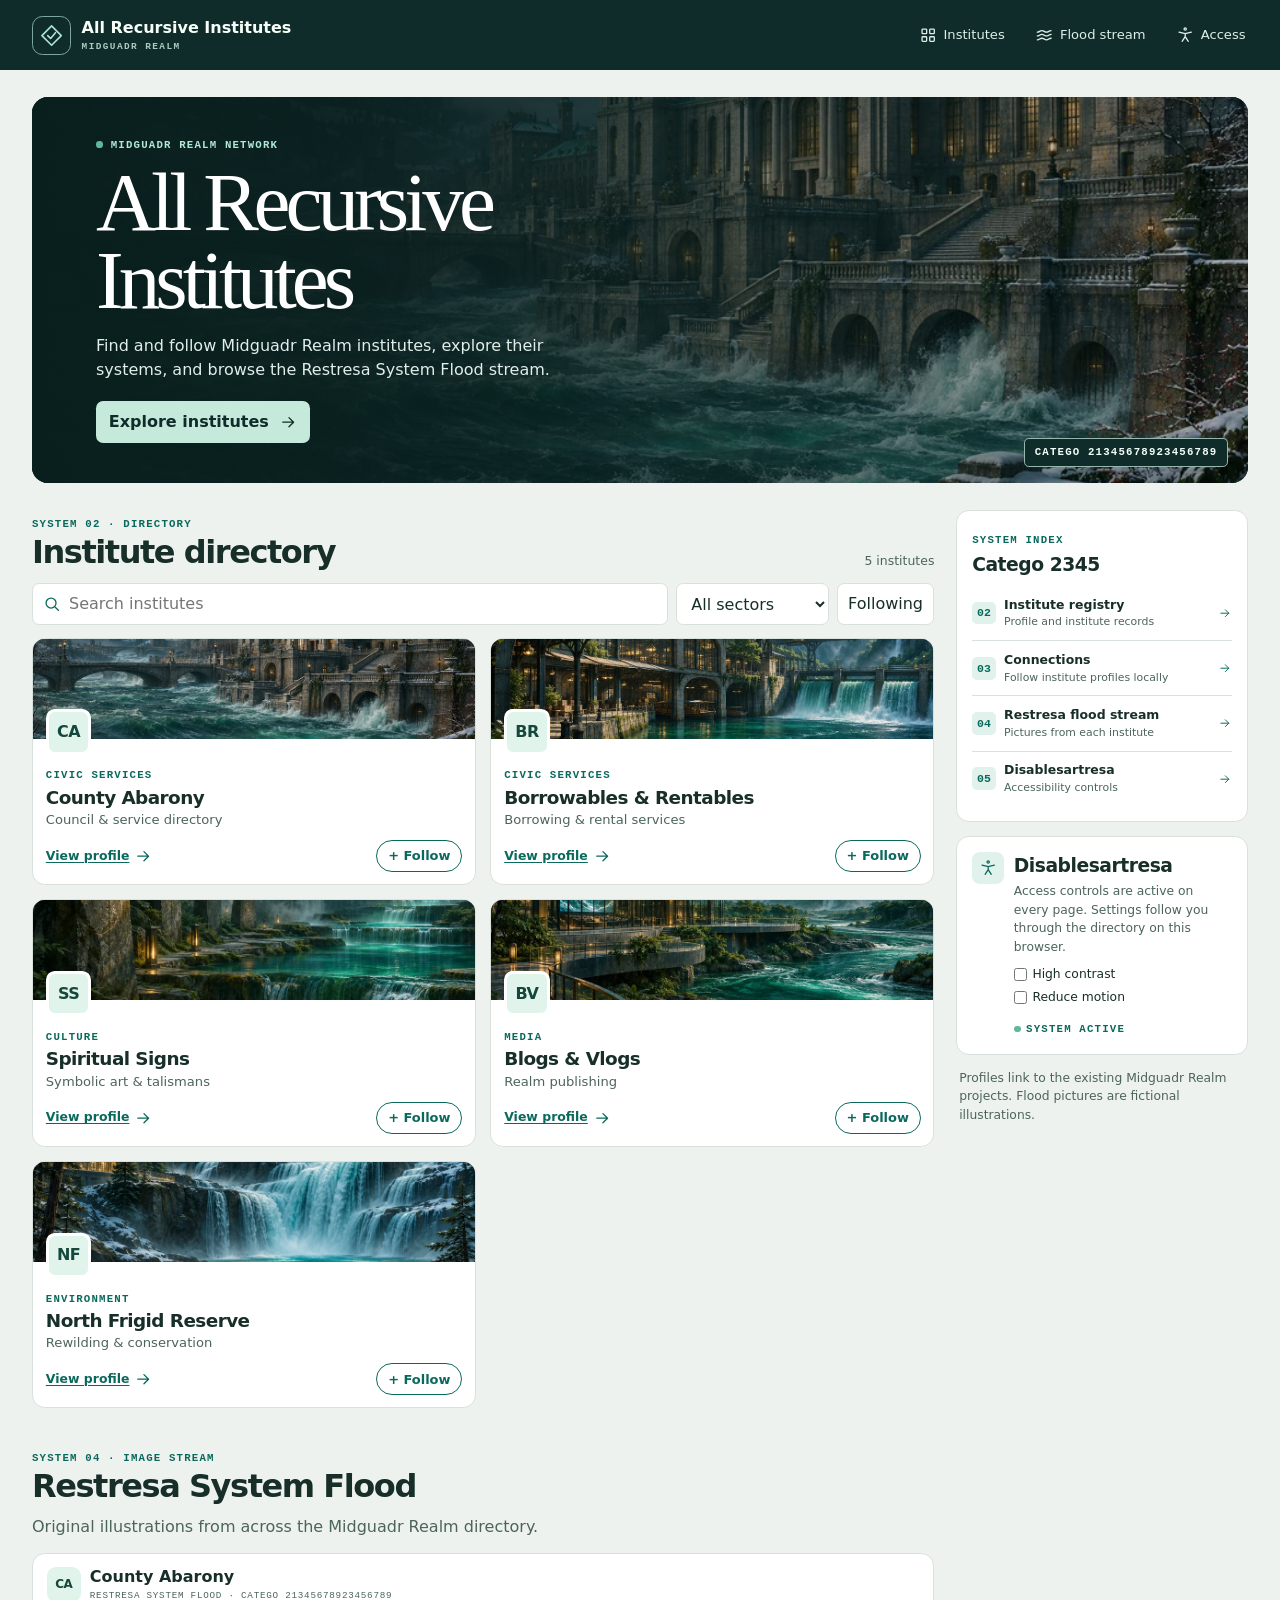
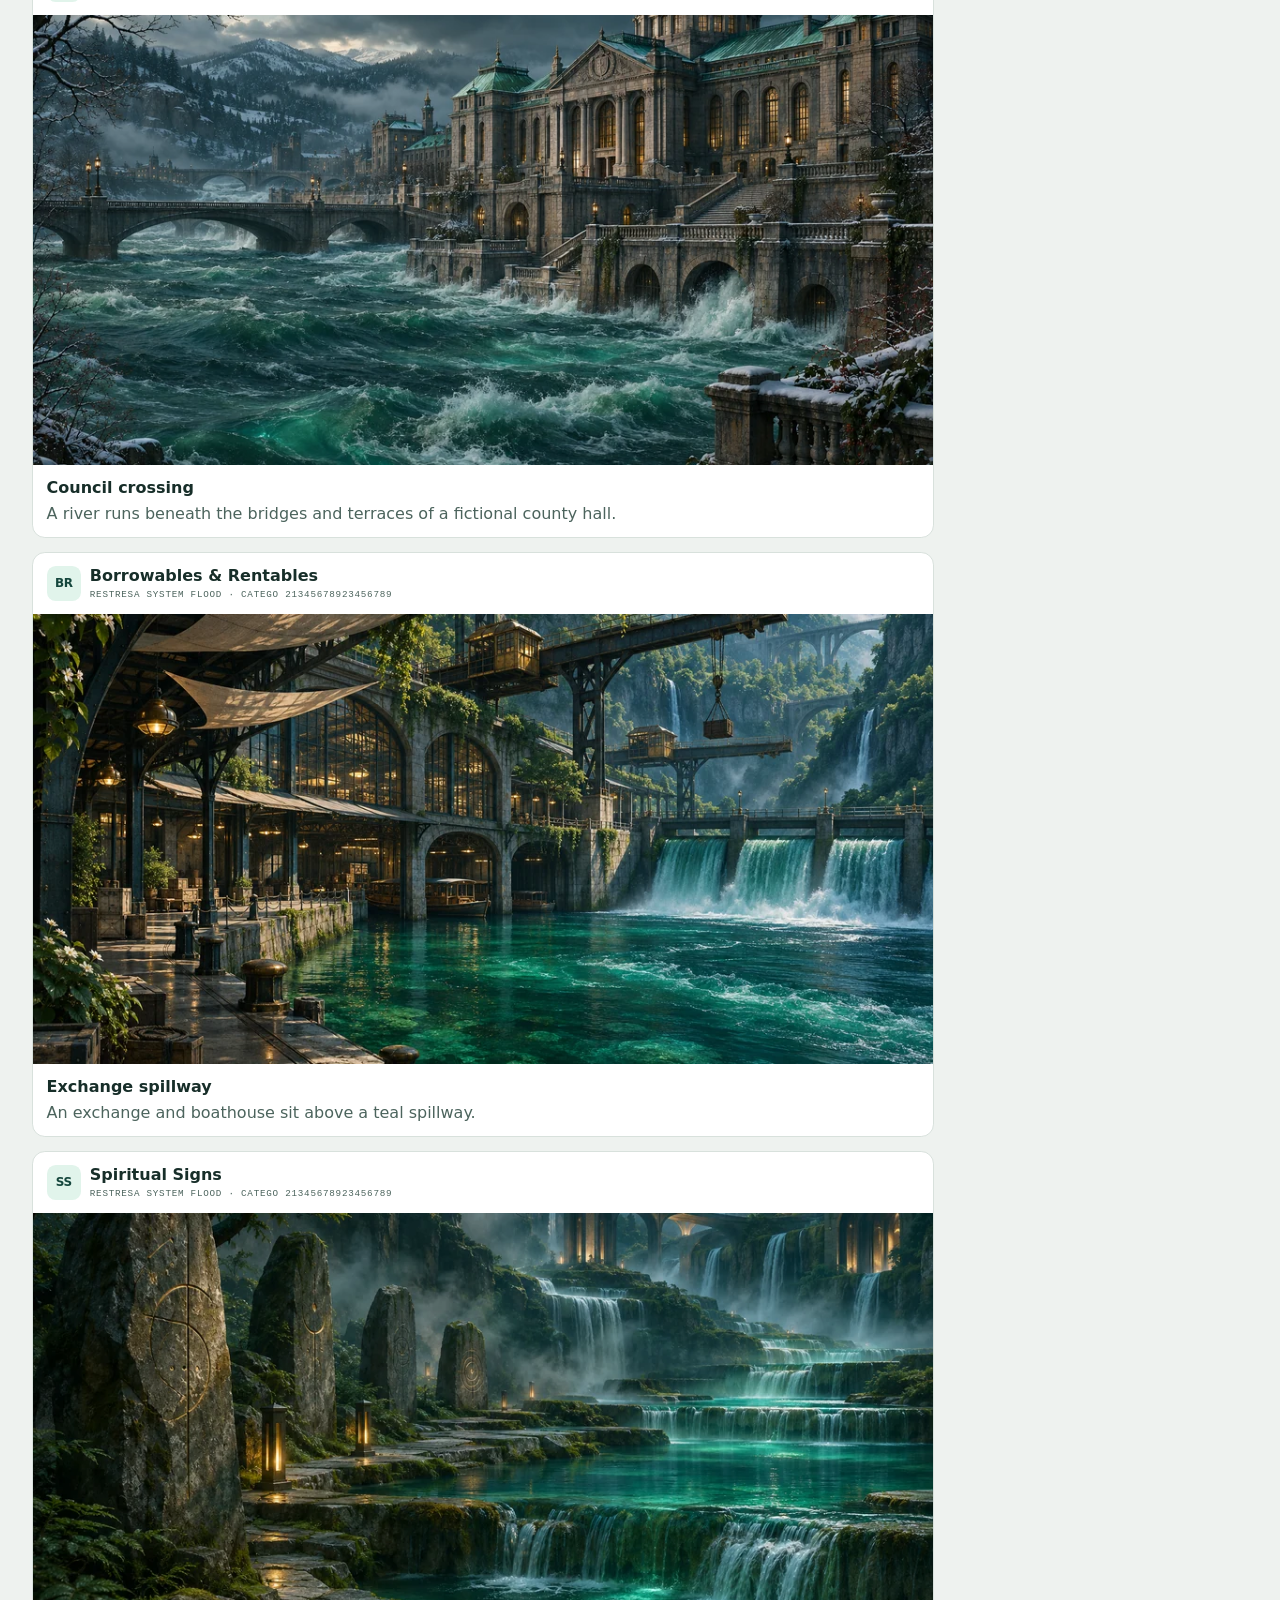
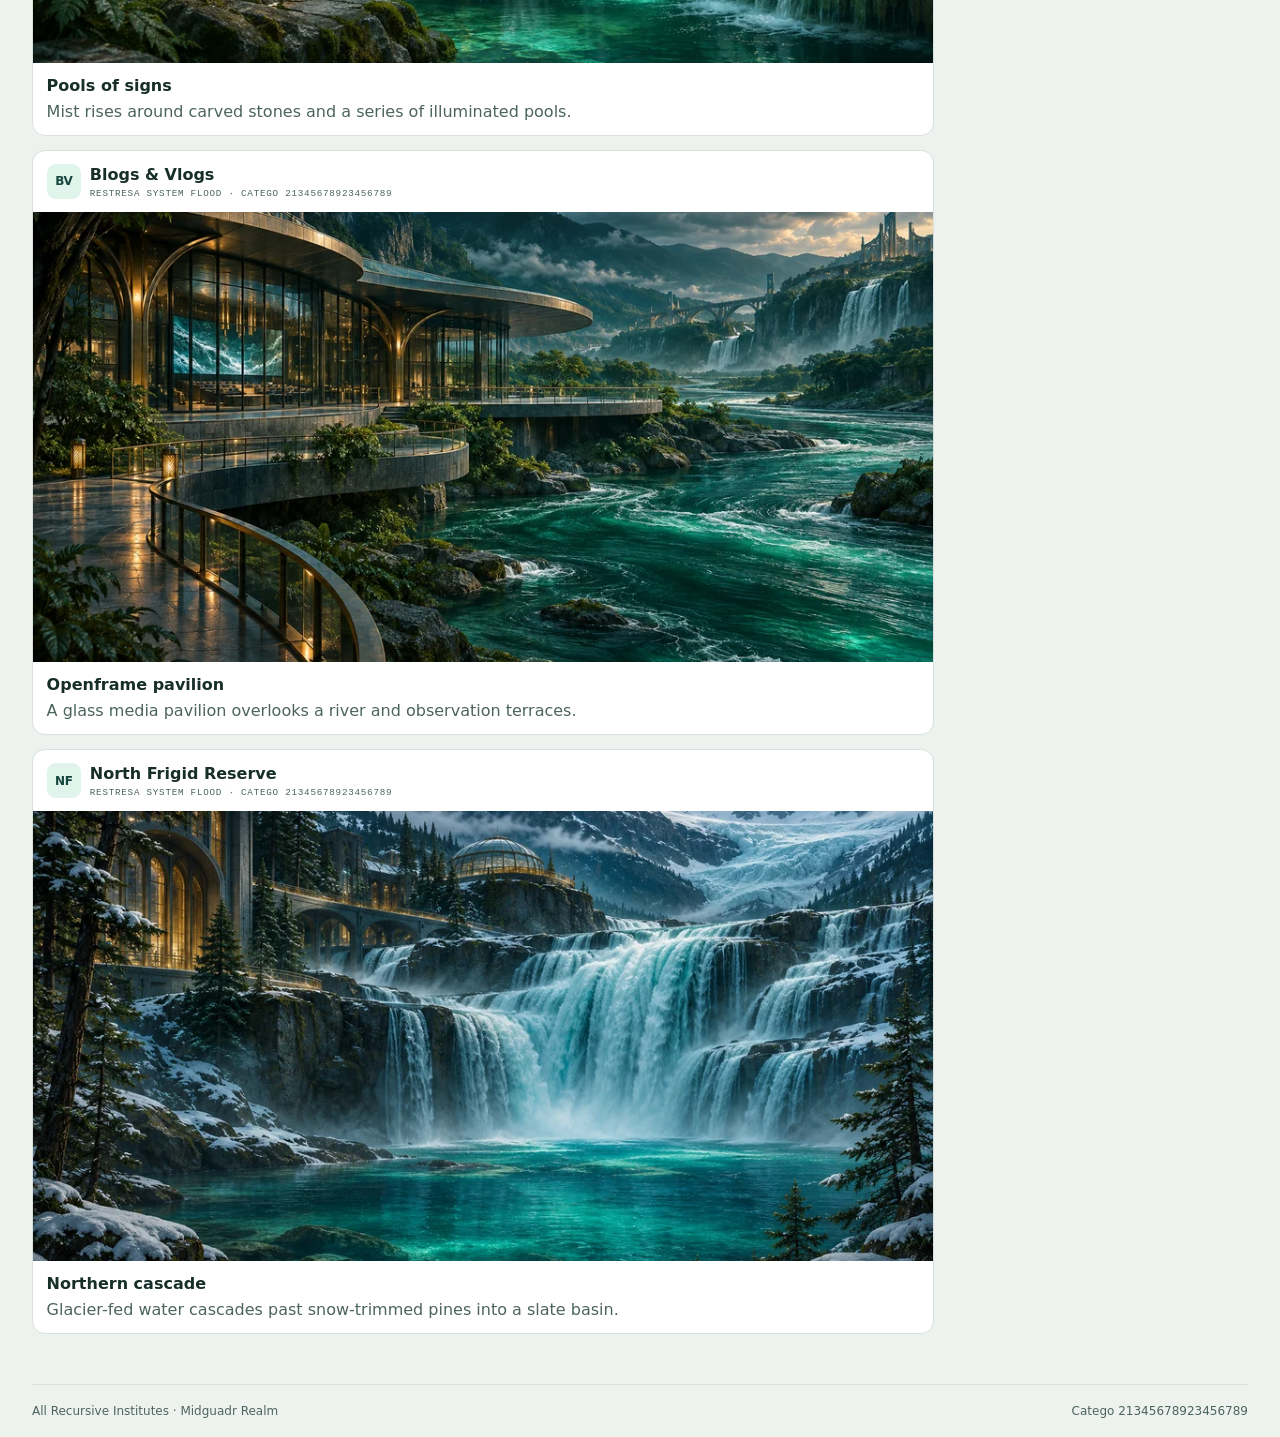
<file: index.html>
<!doctype html>
<html lang="en"><head><meta charset="utf-8"><meta name="viewport" content="width=device-width,initial-scale=1">
<meta name="theme-color" content="#102c2a"><title>Directory · All Recursive Institutes</title>
<meta name="description" content="The All Recursive Institutes directory for Midguadr Realm, Catego 21345678923456789.">
<link rel="stylesheet" href="assets/site.css"><script src="assets/site.js" defer></script></head>
<body><a class="skip" href="#main">Skip to content</a>
<header class="top"><div class="wrap top-inner">
<a class="brand" href="index.html"><span class="brand-mark"><svg aria-hidden="true" viewBox="0 0 24 24" fill="none" stroke="currentColor" stroke-width="1.7" stroke-linecap="round" stroke-linejoin="round"><path d="M12 2 22 12 12 22 2 12Z"/><path d="m8 12 3 3 5-6"/></svg></span><span>All Recursive <b>Institutes</b><small>MIDGUADR REALM</small></span></a>
<nav aria-label="Main"><a href="index.html#institutes"><svg aria-hidden="true" viewBox="0 0 24 24" fill="none" stroke="currentColor" stroke-width="1.7" stroke-linecap="round" stroke-linejoin="round"><rect x="4" y="4" width="6" height="6" rx="1"/><rect x="14" y="4" width="6" height="6" rx="1"/><rect x="4" y="14" width="6" height="6" rx="1"/><rect x="14" y="14" width="6" height="6" rx="1"/></svg><span>Institutes</span></a><a href="index.html#flood"><svg aria-hidden="true" viewBox="0 0 24 24" fill="none" stroke="currentColor" stroke-width="1.7" stroke-linecap="round" stroke-linejoin="round"><path d="M3 8c3 0 3-2 6-2s3 2 6 2 3-2 6-2M3 13c3 0 3-2 6-2s3 2 6 2 3-2 6-2M3 18c3 0 3-2 6-2s3 2 6 2 3-2 6-2"/></svg><span>Flood stream</span></a><a href="#access"><svg aria-hidden="true" viewBox="0 0 24 24" fill="none" stroke="currentColor" stroke-width="1.7" stroke-linecap="round" stroke-linejoin="round"><circle cx="12" cy="4" r="1.5"/><path d="m4 8 8 2 8-2m-8 2v4m0 0-4 6m4-6 4 6"/></svg><span>Access</span></a></nav>
</div></header><main class="wrap main" id="main" tabindex="-1">
<section class="hero" aria-labelledby="directory-title">
<img src="assets/county.webp" alt="" width="960" height="640" fetchpriority="high"><div class="hero-copy">
<p class="kicker"><span></span> MIDGUADR REALM NETWORK</p><h1 id="directory-title">All Recursive<br>Institutes</h1>
<p>Find and follow Midguadr Realm institutes, explore their systems, and browse the Restresa System Flood stream.</p>
<a class="hero-action" href="#institutes">Explore institutes <svg aria-hidden="true" viewBox="0 0 24 24" fill="none" stroke="currentColor" stroke-width="1.7" stroke-linecap="round" stroke-linejoin="round"><path d="M5 12h14m-6-6 6 6-6 6"/></svg></a>
</div><span class="hero-index">CATEGO 21345678923456789</span></section>
<div class="columns"><div class="primary">
<section id="institutes" aria-labelledby="list-title">
<div class="section-head"><div><span class="kicker">SYSTEM 02 · DIRECTORY</span><h2 id="list-title">Institute directory</h2></div><span id="count" role="status">5 institutes</span></div>
<div class="filters" hidden><label class="search"><svg aria-hidden="true" viewBox="0 0 24 24" fill="none" stroke="currentColor" stroke-width="1.7" stroke-linecap="round" stroke-linejoin="round"><circle cx="10.5" cy="10.5" r="6.5"/><path d="m16 16 4 4"/></svg><span class="sr">Search institutes</span><input id="search" type="search" placeholder="Search institutes"></label><label><span class="sr">Filter by sector</span><select id="sector"><option value="">All sectors</option><option>Civic services</option><option>Culture</option><option>Media</option><option>Environment</option></select></label><button id="following" type="button" aria-pressed="false">Following</button></div>
<div class="cards"><article class="card" data-institute="county" data-sector="Civic services" data-search="county abarony civic services council &amp; service directory explore the midguadr realm county council’s directory of civic services and local administration.">
<div class="card-image"><img src="assets/county.webp" alt="" loading="lazy" width="960" height="640"><span class="avatar">CA</span></div>
<div class="card-body"><span class="kicker">Civic services</span><h3><a href="institutes/county.html">County Abarony</a></h3><p>Council &amp; service directory</p>
<div class="card-actions"><a href="institutes/county.html">View profile <svg aria-hidden="true" viewBox="0 0 24 24" fill="none" stroke="currentColor" stroke-width="1.7" stroke-linecap="round" stroke-linejoin="round"><path d="M5 12h14m-6-6 6 6-6 6"/></svg></a><button class="follow" type="button" data-follow="county" data-name="County Abarony" aria-pressed="false" hidden><span aria-hidden="true">+</span> Follow</button></div></div></article><article class="card" data-institute="borrow" data-sector="Civic services" data-search="borrowables &amp; rentables civic services borrowing &amp; rental services browse the midguadr realm government’s borrowing and rental service project.">
<div class="card-image"><img src="assets/borrow.webp" alt="" loading="lazy" width="960" height="640"><span class="avatar">BR</span></div>
<div class="card-body"><span class="kicker">Civic services</span><h3><a href="institutes/borrow.html">Borrowables &amp; Rentables</a></h3><p>Borrowing &amp; rental services</p>
<div class="card-actions"><a href="institutes/borrow.html">View profile <svg aria-hidden="true" viewBox="0 0 24 24" fill="none" stroke="currentColor" stroke-width="1.7" stroke-linecap="round" stroke-linejoin="round"><path d="M5 12h14m-6-6 6 6-6 6"/></svg></a><button class="follow" type="button" data-follow="borrow" data-name="Borrowables &amp; Rentables" aria-pressed="false" hidden><span aria-hidden="true">+</span> Follow</button></div></div></article><article class="card" data-institute="signs" data-sector="Culture" data-search="spiritual signs culture symbolic art &amp; talismans explore a fictional rasniki storefront for symbolic talisman art and spiritual signs.">
<div class="card-image"><img src="assets/signs.webp" alt="" loading="lazy" width="960" height="640"><span class="avatar">SS</span></div>
<div class="card-body"><span class="kicker">Culture</span><h3><a href="institutes/signs.html">Spiritual Signs</a></h3><p>Symbolic art &amp; talismans</p>
<div class="card-actions"><a href="institutes/signs.html">View profile <svg aria-hidden="true" viewBox="0 0 24 24" fill="none" stroke="currentColor" stroke-width="1.7" stroke-linecap="round" stroke-linejoin="round"><path d="M5 12h14m-6-6 6 6-6 6"/></svg></a><button class="follow" type="button" data-follow="signs" data-name="Spiritual Signs" aria-pressed="false" hidden><span aria-hidden="true">+</span> Follow</button></div></div></article><article class="card" data-institute="blogs" data-sector="Media" data-search="blogs &amp; vlogs media realm publishing visit the midguadr realm government project for blogs and video logs.">
<div class="card-image"><img src="assets/blogs.webp" alt="" loading="lazy" width="960" height="640"><span class="avatar">BV</span></div>
<div class="card-body"><span class="kicker">Media</span><h3><a href="institutes/blogs.html">Blogs &amp; Vlogs</a></h3><p>Realm publishing</p>
<div class="card-actions"><a href="institutes/blogs.html">View profile <svg aria-hidden="true" viewBox="0 0 24 24" fill="none" stroke="currentColor" stroke-width="1.7" stroke-linecap="round" stroke-linejoin="round"><path d="M5 12h14m-6-6 6 6-6 6"/></svg></a><button class="follow" type="button" data-follow="blogs" data-name="Blogs &amp; Vlogs" aria-pressed="false" hidden><span aria-hidden="true">+</span> Follow</button></div></div></article><article class="card" data-institute="reserve" data-sector="Environment" data-search="north frigid reserve environment rewilding &amp; conservation read the proposal for a nature reserve and rewilding in the north frigid zone.">
<div class="card-image"><img src="assets/reserve.webp" alt="" loading="lazy" width="960" height="640"><span class="avatar">NF</span></div>
<div class="card-body"><span class="kicker">Environment</span><h3><a href="institutes/reserve.html">North Frigid Reserve</a></h3><p>Rewilding &amp; conservation</p>
<div class="card-actions"><a href="institutes/reserve.html">View profile <svg aria-hidden="true" viewBox="0 0 24 24" fill="none" stroke="currentColor" stroke-width="1.7" stroke-linecap="round" stroke-linejoin="round"><path d="M5 12h14m-6-6 6 6-6 6"/></svg></a><button class="follow" type="button" data-follow="reserve" data-name="North Frigid Reserve" aria-pressed="false" hidden><span aria-hidden="true">+</span> Follow</button></div></div></article></div><p class="empty" id="empty" hidden>No institutes match. Try a different search or filter.</p></section>
<section id="flood" class="feed" aria-labelledby="flood-title"><div class="section-head"><div><span class="kicker">SYSTEM 04 · IMAGE STREAM</span><h2 id="flood-title">Restresa System Flood</h2></div></div><p class="feed-intro">Original illustrations from across the Midguadr Realm directory.</p><article class="post"><div class="post-head"><span class="mini-avatar">CA</span><div><a href="institutes/county.html">County Abarony</a><small>RESTRESA SYSTEM FLOOD · CATEGO 21345678923456789</small></div></div>
<figure><a href="assets/county.webp"><img src="assets/county.webp" alt="A river runs beneath the bridges and terraces of a fictional county hall." loading="lazy" width="960" height="640"></a><figcaption><strong>Council crossing</strong><span>A river runs beneath the bridges and terraces of a fictional county hall.</span></figcaption></figure></article><article class="post"><div class="post-head"><span class="mini-avatar">BR</span><div><a href="institutes/borrow.html">Borrowables &amp; Rentables</a><small>RESTRESA SYSTEM FLOOD · CATEGO 21345678923456789</small></div></div>
<figure><a href="assets/borrow.webp"><img src="assets/borrow.webp" alt="An exchange and boathouse sit above a teal spillway." loading="lazy" width="960" height="640"></a><figcaption><strong>Exchange spillway</strong><span>An exchange and boathouse sit above a teal spillway.</span></figcaption></figure></article><article class="post"><div class="post-head"><span class="mini-avatar">SS</span><div><a href="institutes/signs.html">Spiritual Signs</a><small>RESTRESA SYSTEM FLOOD · CATEGO 21345678923456789</small></div></div>
<figure><a href="assets/signs.webp"><img src="assets/signs.webp" alt="Mist rises around carved stones and a series of illuminated pools." loading="lazy" width="960" height="640"></a><figcaption><strong>Pools of signs</strong><span>Mist rises around carved stones and a series of illuminated pools.</span></figcaption></figure></article><article class="post"><div class="post-head"><span class="mini-avatar">BV</span><div><a href="institutes/blogs.html">Blogs &amp; Vlogs</a><small>RESTRESA SYSTEM FLOOD · CATEGO 21345678923456789</small></div></div>
<figure><a href="assets/blogs.webp"><img src="assets/blogs.webp" alt="A glass media pavilion overlooks a river and observation terraces." loading="lazy" width="960" height="640"></a><figcaption><strong>Openframe pavilion</strong><span>A glass media pavilion overlooks a river and observation terraces.</span></figcaption></figure></article><article class="post"><div class="post-head"><span class="mini-avatar">NF</span><div><a href="institutes/reserve.html">North Frigid Reserve</a><small>RESTRESA SYSTEM FLOOD · CATEGO 21345678923456789</small></div></div>
<figure><a href="assets/reserve.webp"><img src="assets/reserve.webp" alt="Glacier-fed water cascades past snow-trimmed pines into a slate basin." loading="lazy" width="960" height="640"></a><figcaption><strong>Northern cascade</strong><span>Glacier-fed water cascades past snow-trimmed pines into a slate basin.</span></figcaption></figure></article></section>
</div><aside class="sidebar"><section class="panel systems"><span class="kicker">SYSTEM INDEX</span><h2>Catego 2345</h2><ul><li><a href="#institutes"><b>02</b><span><strong>Institute registry</strong><small>Profile and institute records</small></span><svg aria-hidden="true" viewBox="0 0 24 24" fill="none" stroke="currentColor" stroke-width="1.7" stroke-linecap="round" stroke-linejoin="round"><path d="M5 12h14m-6-6 6 6-6 6"/></svg></a></li><li><a href="#institutes"><b>03</b><span><strong>Connections</strong><small>Follow institute profiles locally</small></span><svg aria-hidden="true" viewBox="0 0 24 24" fill="none" stroke="currentColor" stroke-width="1.7" stroke-linecap="round" stroke-linejoin="round"><path d="M5 12h14m-6-6 6 6-6 6"/></svg></a></li><li><a href="#flood"><b>04</b><span><strong>Restresa flood stream</strong><small>Pictures from each institute</small></span><svg aria-hidden="true" viewBox="0 0 24 24" fill="none" stroke="currentColor" stroke-width="1.7" stroke-linecap="round" stroke-linejoin="round"><path d="M5 12h14m-6-6 6 6-6 6"/></svg></a></li><li><a href="#access"><b>05</b><span><strong>Disablesartresa</strong><small>Accessibility controls</small></span><svg aria-hidden="true" viewBox="0 0 24 24" fill="none" stroke="currentColor" stroke-width="1.7" stroke-linecap="round" stroke-linejoin="round"><path d="M5 12h14m-6-6 6 6-6 6"/></svg></a></li></ul></section><section class="panel access" id="access" aria-labelledby="access-title">
<div class="side-icon"><svg aria-hidden="true" viewBox="0 0 24 24" fill="none" stroke="currentColor" stroke-width="1.7" stroke-linecap="round" stroke-linejoin="round"><circle cx="12" cy="4" r="1.5"/><path d="m4 8 8 2 8-2m-8 2v4m0 0-4 6m4-6 4 6"/></svg></div><div><h2 id="access-title">Disablesartresa</h2>
<p>Access controls are active on every page. Settings follow you through the directory on this browser.</p>
<div class="settings" hidden><label><input type="checkbox" data-setting="contrast"> High contrast</label><label><input type="checkbox" data-setting="motion"> Reduce motion</label></div>
<span class="live"><i></i> SYSTEM ACTIVE</span></div></section><p class="source-note">Profiles link to the existing Midguadr Realm projects. Flood pictures are fictional illustrations.</p></aside></div></main>
<footer class="wrap foot"><span>All Recursive Institutes · Midguadr Realm</span><span>Catego 21345678923456789</span></footer></body></html>
</file>
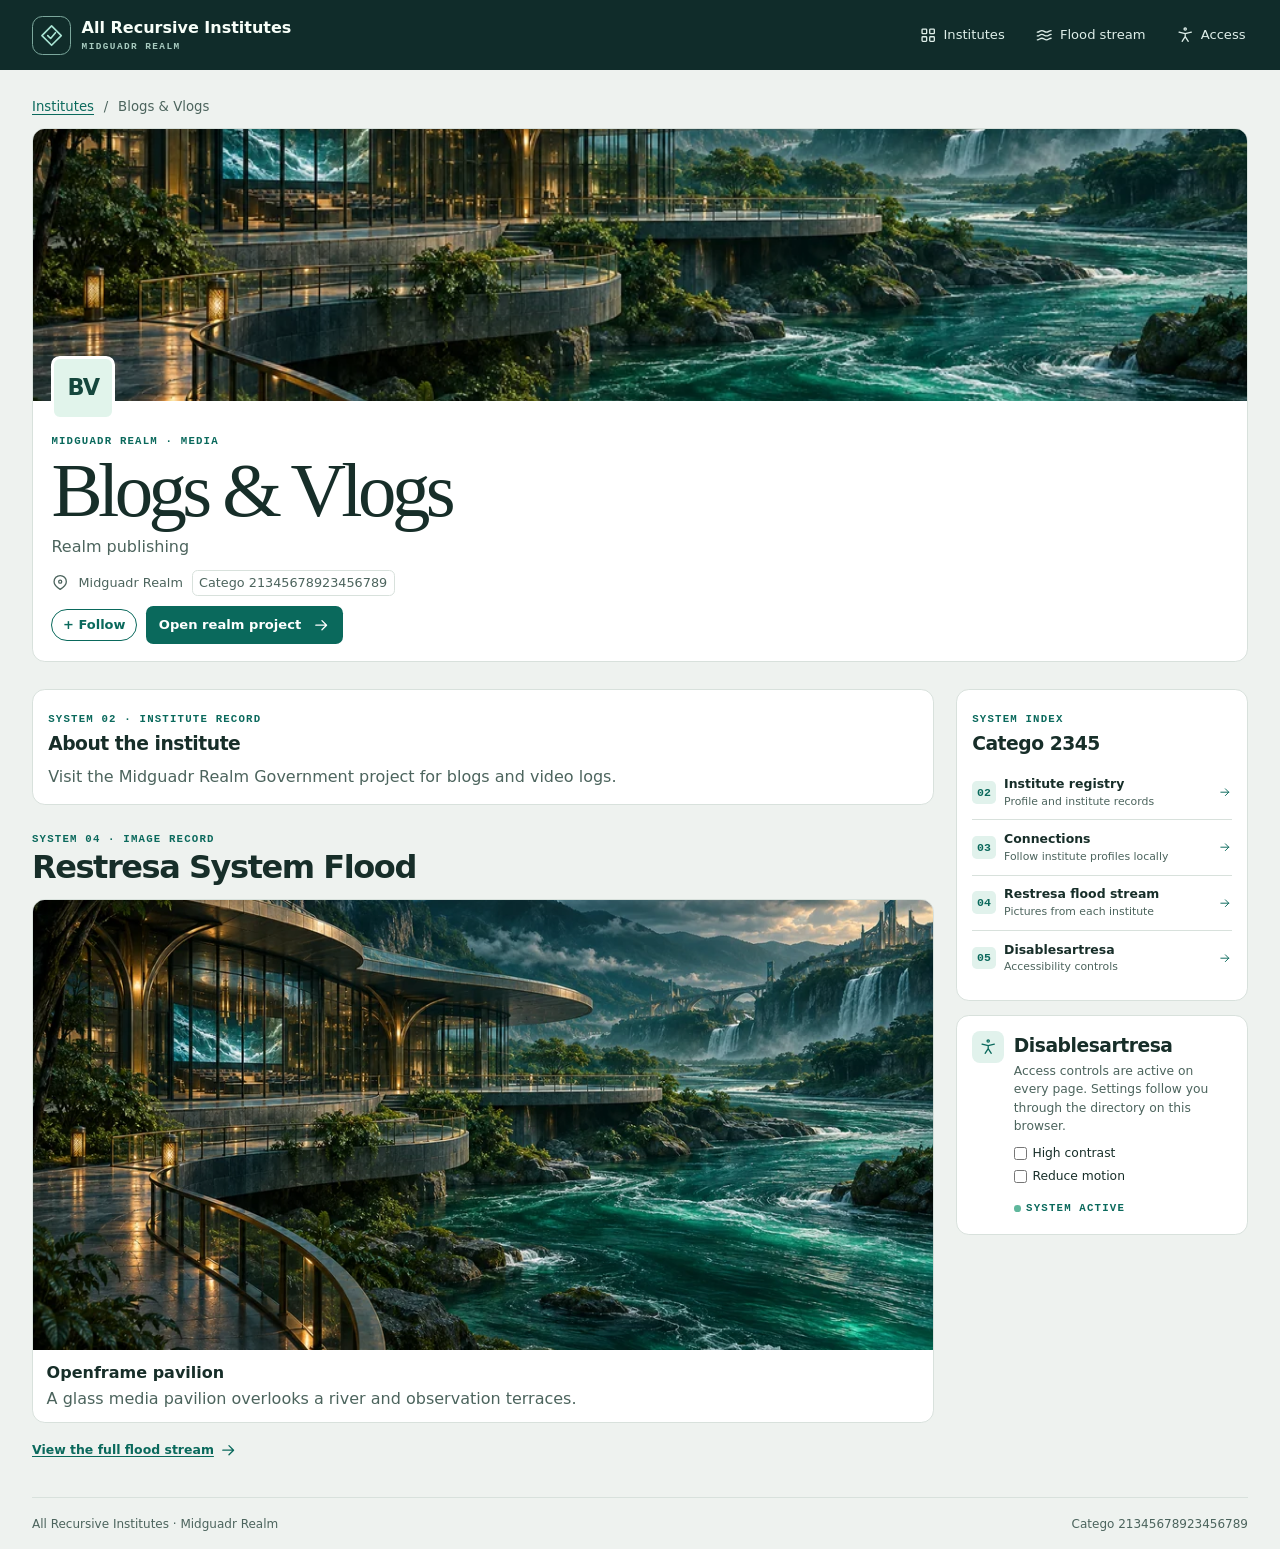
<file: institutes/blogs.html>
<!doctype html>
<html lang="en"><head><meta charset="utf-8"><meta name="viewport" content="width=device-width,initial-scale=1">
<meta name="theme-color" content="#102c2a"><title>Blogs &amp; Vlogs · All Recursive Institutes</title>
<meta name="description" content="The All Recursive Institutes directory for Midguadr Realm, Catego 21345678923456789.">
<link rel="stylesheet" href="../assets/site.css"><script src="../assets/site.js" defer></script></head>
<body><a class="skip" href="#main">Skip to content</a>
<header class="top"><div class="wrap top-inner">
<a class="brand" href="../index.html"><span class="brand-mark"><svg aria-hidden="true" viewBox="0 0 24 24" fill="none" stroke="currentColor" stroke-width="1.7" stroke-linecap="round" stroke-linejoin="round"><path d="M12 2 22 12 12 22 2 12Z"/><path d="m8 12 3 3 5-6"/></svg></span><span>All Recursive <b>Institutes</b><small>MIDGUADR REALM</small></span></a>
<nav aria-label="Main"><a href="../index.html#institutes"><svg aria-hidden="true" viewBox="0 0 24 24" fill="none" stroke="currentColor" stroke-width="1.7" stroke-linecap="round" stroke-linejoin="round"><rect x="4" y="4" width="6" height="6" rx="1"/><rect x="14" y="4" width="6" height="6" rx="1"/><rect x="4" y="14" width="6" height="6" rx="1"/><rect x="14" y="14" width="6" height="6" rx="1"/></svg><span>Institutes</span></a><a href="../index.html#flood"><svg aria-hidden="true" viewBox="0 0 24 24" fill="none" stroke="currentColor" stroke-width="1.7" stroke-linecap="round" stroke-linejoin="round"><path d="M3 8c3 0 3-2 6-2s3 2 6 2 3-2 6-2M3 13c3 0 3-2 6-2s3 2 6 2 3-2 6-2M3 18c3 0 3-2 6-2s3 2 6 2 3-2 6-2"/></svg><span>Flood stream</span></a><a href="#access"><svg aria-hidden="true" viewBox="0 0 24 24" fill="none" stroke="currentColor" stroke-width="1.7" stroke-linecap="round" stroke-linejoin="round"><circle cx="12" cy="4" r="1.5"/><path d="m4 8 8 2 8-2m-8 2v4m0 0-4 6m4-6 4 6"/></svg><span>Access</span></a></nav>
</div></header><main class="wrap main" id="main" tabindex="-1"><nav aria-label="Breadcrumb" class="crumb"><a href="../index.html#institutes">Institutes</a> <span aria-hidden="true">/</span> Blogs &amp; Vlogs</nav>
<section class="profile" aria-labelledby="profile-title"><div class="profile-cover"><img src="../assets/blogs.webp" alt="" width="960" height="640"><span class="avatar">BV</span></div>
<div class="profile-info"><span class="kicker">MIDGUADR REALM · Media</span><h1 id="profile-title">Blogs &amp; Vlogs</h1><p>Realm publishing</p>
<div class="profile-meta"><svg aria-hidden="true" viewBox="0 0 24 24" fill="none" stroke="currentColor" stroke-width="1.7" stroke-linecap="round" stroke-linejoin="round"><path d="M20 10c0 5-8 10-8 10S4 15 4 10a8 8 0 1 1 16 0Z"/><circle cx="12" cy="10" r="2"/></svg> Midguadr Realm <span>Catego 21345678923456789</span></div>
<div class="profile-actions" id="connections"><button class="follow" type="button" data-follow="blogs" data-name="Blogs &amp; Vlogs" aria-pressed="false" hidden><span aria-hidden="true">+</span> Follow</button><a class="button" href="https://openframe-vlog.necurookami2026.chatgpt.site">Open realm project <svg aria-hidden="true" viewBox="0 0 24 24" fill="none" stroke="currentColor" stroke-width="1.7" stroke-linecap="round" stroke-linejoin="round"><path d="M5 12h14m-6-6 6 6-6 6"/></svg></a></div></div></section>
<div class="columns"><div class="primary"><section class="panel about" id="about"><span class="kicker">SYSTEM 02 · INSTITUTE RECORD</span><h2>About the institute</h2><p>Visit the Midguadr Realm Government project for blogs and video logs.</p></section>
<section id="flood" class="profile-flood" aria-labelledby="profile-flood-title"><div class="section-head"><div><span class="kicker">SYSTEM 04 · IMAGE RECORD</span><h2 id="profile-flood-title">Restresa System Flood</h2></div></div>
<figure class="post"><a href="../assets/blogs.webp"><img src="../assets/blogs.webp" alt="A glass media pavilion overlooks a river and observation terraces." width="960" height="640"></a><figcaption><strong>Openframe pavilion</strong><span>A glass media pavilion overlooks a river and observation terraces.</span></figcaption></figure>
<a class="back-stream" href="../index.html#flood">View the full flood stream <svg aria-hidden="true" viewBox="0 0 24 24" fill="none" stroke="currentColor" stroke-width="1.7" stroke-linecap="round" stroke-linejoin="round"><path d="M5 12h14m-6-6 6 6-6 6"/></svg></a></section></div><aside class="sidebar"><section class="panel systems"><span class="kicker">SYSTEM INDEX</span><h2>Catego 2345</h2><ul><li><a href="#about"><b>02</b><span><strong>Institute registry</strong><small>Profile and institute records</small></span><svg aria-hidden="true" viewBox="0 0 24 24" fill="none" stroke="currentColor" stroke-width="1.7" stroke-linecap="round" stroke-linejoin="round"><path d="M5 12h14m-6-6 6 6-6 6"/></svg></a></li><li><a href="#connections"><b>03</b><span><strong>Connections</strong><small>Follow institute profiles locally</small></span><svg aria-hidden="true" viewBox="0 0 24 24" fill="none" stroke="currentColor" stroke-width="1.7" stroke-linecap="round" stroke-linejoin="round"><path d="M5 12h14m-6-6 6 6-6 6"/></svg></a></li><li><a href="#flood"><b>04</b><span><strong>Restresa flood stream</strong><small>Pictures from each institute</small></span><svg aria-hidden="true" viewBox="0 0 24 24" fill="none" stroke="currentColor" stroke-width="1.7" stroke-linecap="round" stroke-linejoin="round"><path d="M5 12h14m-6-6 6 6-6 6"/></svg></a></li><li><a href="#access"><b>05</b><span><strong>Disablesartresa</strong><small>Accessibility controls</small></span><svg aria-hidden="true" viewBox="0 0 24 24" fill="none" stroke="currentColor" stroke-width="1.7" stroke-linecap="round" stroke-linejoin="round"><path d="M5 12h14m-6-6 6 6-6 6"/></svg></a></li></ul></section><section class="panel access" id="access" aria-labelledby="access-title">
<div class="side-icon"><svg aria-hidden="true" viewBox="0 0 24 24" fill="none" stroke="currentColor" stroke-width="1.7" stroke-linecap="round" stroke-linejoin="round"><circle cx="12" cy="4" r="1.5"/><path d="m4 8 8 2 8-2m-8 2v4m0 0-4 6m4-6 4 6"/></svg></div><div><h2 id="access-title">Disablesartresa</h2>
<p>Access controls are active on every page. Settings follow you through the directory on this browser.</p>
<div class="settings" hidden><label><input type="checkbox" data-setting="contrast"> High contrast</label><label><input type="checkbox" data-setting="motion"> Reduce motion</label></div>
<span class="live"><i></i> SYSTEM ACTIVE</span></div></section></aside></div></main>
<footer class="wrap foot"><span>All Recursive Institutes · Midguadr Realm</span><span>Catego 21345678923456789</span></footer></body></html>
</file>
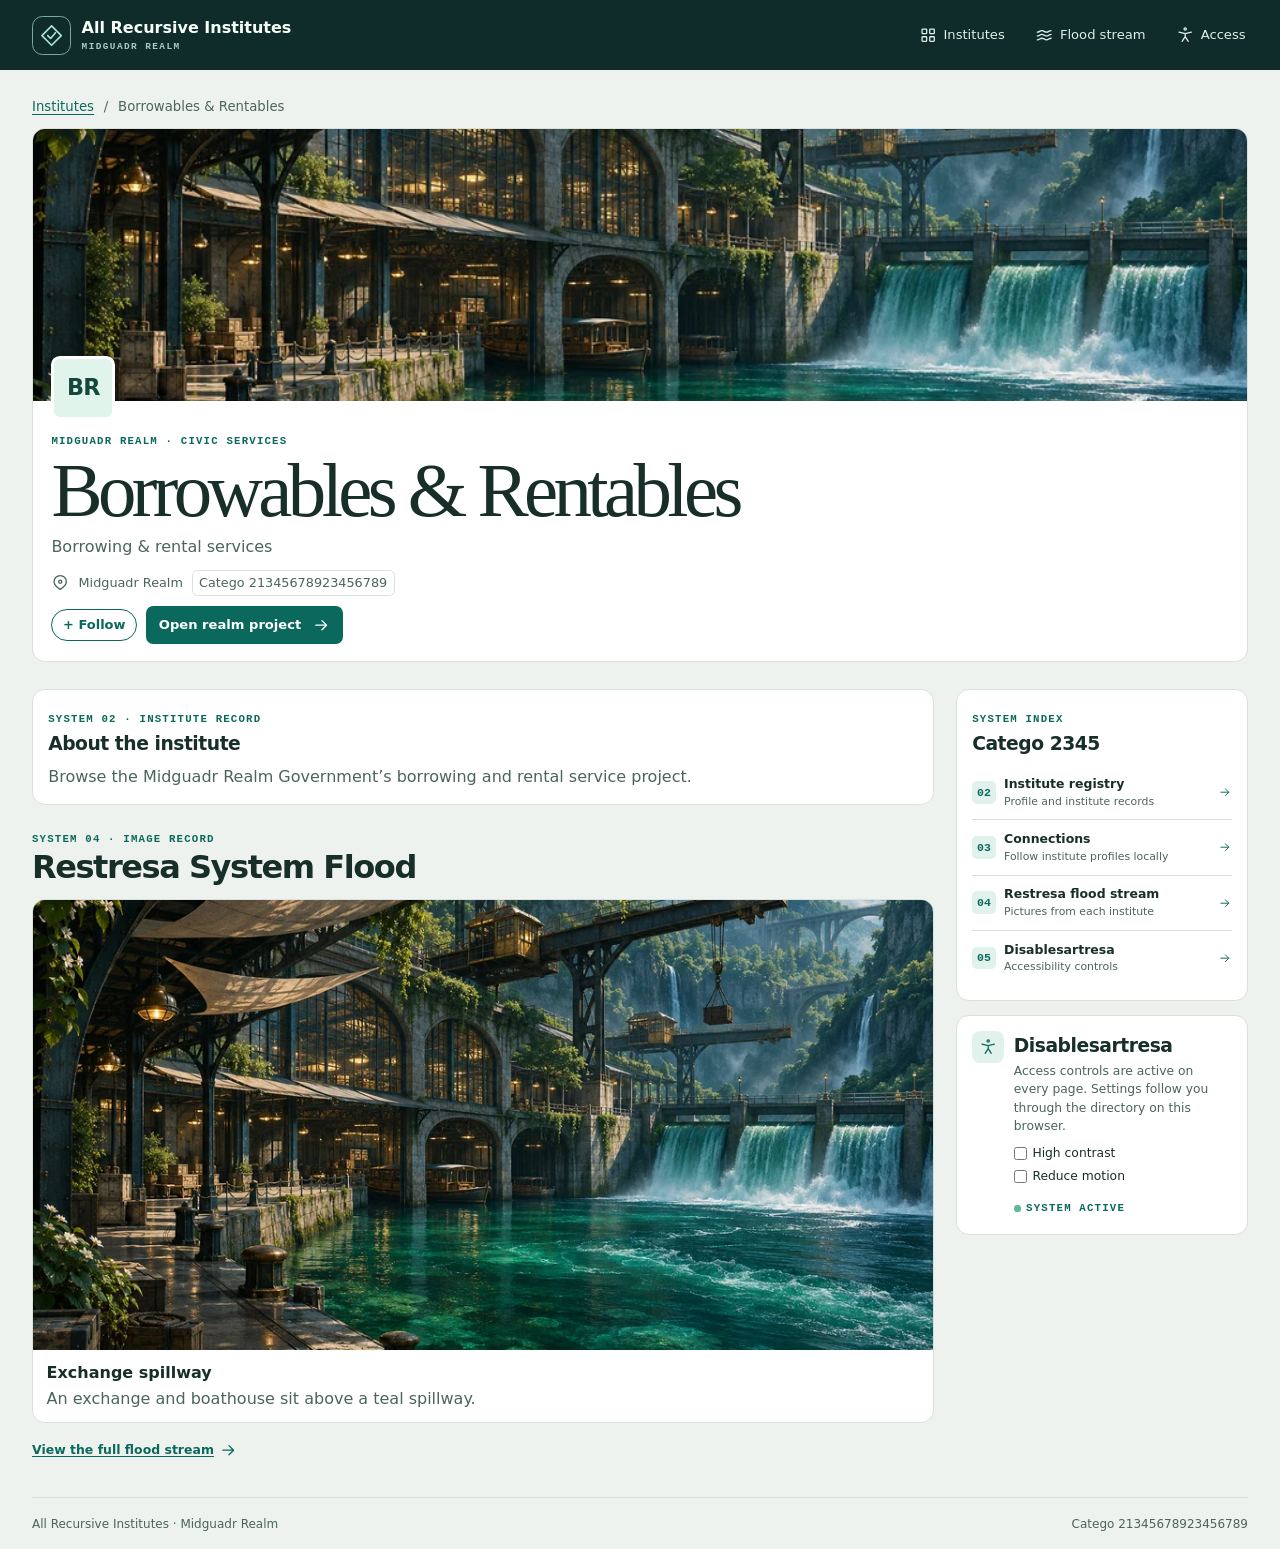
<file: institutes/borrow.html>
<!doctype html>
<html lang="en"><head><meta charset="utf-8"><meta name="viewport" content="width=device-width,initial-scale=1">
<meta name="theme-color" content="#102c2a"><title>Borrowables &amp; Rentables · All Recursive Institutes</title>
<meta name="description" content="The All Recursive Institutes directory for Midguadr Realm, Catego 21345678923456789.">
<link rel="stylesheet" href="../assets/site.css"><script src="../assets/site.js" defer></script></head>
<body><a class="skip" href="#main">Skip to content</a>
<header class="top"><div class="wrap top-inner">
<a class="brand" href="../index.html"><span class="brand-mark"><svg aria-hidden="true" viewBox="0 0 24 24" fill="none" stroke="currentColor" stroke-width="1.7" stroke-linecap="round" stroke-linejoin="round"><path d="M12 2 22 12 12 22 2 12Z"/><path d="m8 12 3 3 5-6"/></svg></span><span>All Recursive <b>Institutes</b><small>MIDGUADR REALM</small></span></a>
<nav aria-label="Main"><a href="../index.html#institutes"><svg aria-hidden="true" viewBox="0 0 24 24" fill="none" stroke="currentColor" stroke-width="1.7" stroke-linecap="round" stroke-linejoin="round"><rect x="4" y="4" width="6" height="6" rx="1"/><rect x="14" y="4" width="6" height="6" rx="1"/><rect x="4" y="14" width="6" height="6" rx="1"/><rect x="14" y="14" width="6" height="6" rx="1"/></svg><span>Institutes</span></a><a href="../index.html#flood"><svg aria-hidden="true" viewBox="0 0 24 24" fill="none" stroke="currentColor" stroke-width="1.7" stroke-linecap="round" stroke-linejoin="round"><path d="M3 8c3 0 3-2 6-2s3 2 6 2 3-2 6-2M3 13c3 0 3-2 6-2s3 2 6 2 3-2 6-2M3 18c3 0 3-2 6-2s3 2 6 2 3-2 6-2"/></svg><span>Flood stream</span></a><a href="#access"><svg aria-hidden="true" viewBox="0 0 24 24" fill="none" stroke="currentColor" stroke-width="1.7" stroke-linecap="round" stroke-linejoin="round"><circle cx="12" cy="4" r="1.5"/><path d="m4 8 8 2 8-2m-8 2v4m0 0-4 6m4-6 4 6"/></svg><span>Access</span></a></nav>
</div></header><main class="wrap main" id="main" tabindex="-1"><nav aria-label="Breadcrumb" class="crumb"><a href="../index.html#institutes">Institutes</a> <span aria-hidden="true">/</span> Borrowables &amp; Rentables</nav>
<section class="profile" aria-labelledby="profile-title"><div class="profile-cover"><img src="../assets/borrow.webp" alt="" width="960" height="640"><span class="avatar">BR</span></div>
<div class="profile-info"><span class="kicker">MIDGUADR REALM · Civic services</span><h1 id="profile-title">Borrowables &amp; Rentables</h1><p>Borrowing &amp; rental services</p>
<div class="profile-meta"><svg aria-hidden="true" viewBox="0 0 24 24" fill="none" stroke="currentColor" stroke-width="1.7" stroke-linecap="round" stroke-linejoin="round"><path d="M20 10c0 5-8 10-8 10S4 15 4 10a8 8 0 1 1 16 0Z"/><circle cx="12" cy="10" r="2"/></svg> Midguadr Realm <span>Catego 21345678923456789</span></div>
<div class="profile-actions" id="connections"><button class="follow" type="button" data-follow="borrow" data-name="Borrowables &amp; Rentables" aria-pressed="false" hidden><span aria-hidden="true">+</span> Follow</button><a class="button" href="https://midguadr-borrow-rent.necurookami2026.chatgpt.site">Open realm project <svg aria-hidden="true" viewBox="0 0 24 24" fill="none" stroke="currentColor" stroke-width="1.7" stroke-linecap="round" stroke-linejoin="round"><path d="M5 12h14m-6-6 6 6-6 6"/></svg></a></div></div></section>
<div class="columns"><div class="primary"><section class="panel about" id="about"><span class="kicker">SYSTEM 02 · INSTITUTE RECORD</span><h2>About the institute</h2><p>Browse the Midguadr Realm Government’s borrowing and rental service project.</p></section>
<section id="flood" class="profile-flood" aria-labelledby="profile-flood-title"><div class="section-head"><div><span class="kicker">SYSTEM 04 · IMAGE RECORD</span><h2 id="profile-flood-title">Restresa System Flood</h2></div></div>
<figure class="post"><a href="../assets/borrow.webp"><img src="../assets/borrow.webp" alt="An exchange and boathouse sit above a teal spillway." width="960" height="640"></a><figcaption><strong>Exchange spillway</strong><span>An exchange and boathouse sit above a teal spillway.</span></figcaption></figure>
<a class="back-stream" href="../index.html#flood">View the full flood stream <svg aria-hidden="true" viewBox="0 0 24 24" fill="none" stroke="currentColor" stroke-width="1.7" stroke-linecap="round" stroke-linejoin="round"><path d="M5 12h14m-6-6 6 6-6 6"/></svg></a></section></div><aside class="sidebar"><section class="panel systems"><span class="kicker">SYSTEM INDEX</span><h2>Catego 2345</h2><ul><li><a href="#about"><b>02</b><span><strong>Institute registry</strong><small>Profile and institute records</small></span><svg aria-hidden="true" viewBox="0 0 24 24" fill="none" stroke="currentColor" stroke-width="1.7" stroke-linecap="round" stroke-linejoin="round"><path d="M5 12h14m-6-6 6 6-6 6"/></svg></a></li><li><a href="#connections"><b>03</b><span><strong>Connections</strong><small>Follow institute profiles locally</small></span><svg aria-hidden="true" viewBox="0 0 24 24" fill="none" stroke="currentColor" stroke-width="1.7" stroke-linecap="round" stroke-linejoin="round"><path d="M5 12h14m-6-6 6 6-6 6"/></svg></a></li><li><a href="#flood"><b>04</b><span><strong>Restresa flood stream</strong><small>Pictures from each institute</small></span><svg aria-hidden="true" viewBox="0 0 24 24" fill="none" stroke="currentColor" stroke-width="1.7" stroke-linecap="round" stroke-linejoin="round"><path d="M5 12h14m-6-6 6 6-6 6"/></svg></a></li><li><a href="#access"><b>05</b><span><strong>Disablesartresa</strong><small>Accessibility controls</small></span><svg aria-hidden="true" viewBox="0 0 24 24" fill="none" stroke="currentColor" stroke-width="1.7" stroke-linecap="round" stroke-linejoin="round"><path d="M5 12h14m-6-6 6 6-6 6"/></svg></a></li></ul></section><section class="panel access" id="access" aria-labelledby="access-title">
<div class="side-icon"><svg aria-hidden="true" viewBox="0 0 24 24" fill="none" stroke="currentColor" stroke-width="1.7" stroke-linecap="round" stroke-linejoin="round"><circle cx="12" cy="4" r="1.5"/><path d="m4 8 8 2 8-2m-8 2v4m0 0-4 6m4-6 4 6"/></svg></div><div><h2 id="access-title">Disablesartresa</h2>
<p>Access controls are active on every page. Settings follow you through the directory on this browser.</p>
<div class="settings" hidden><label><input type="checkbox" data-setting="contrast"> High contrast</label><label><input type="checkbox" data-setting="motion"> Reduce motion</label></div>
<span class="live"><i></i> SYSTEM ACTIVE</span></div></section></aside></div></main>
<footer class="wrap foot"><span>All Recursive Institutes · Midguadr Realm</span><span>Catego 21345678923456789</span></footer></body></html>
</file>
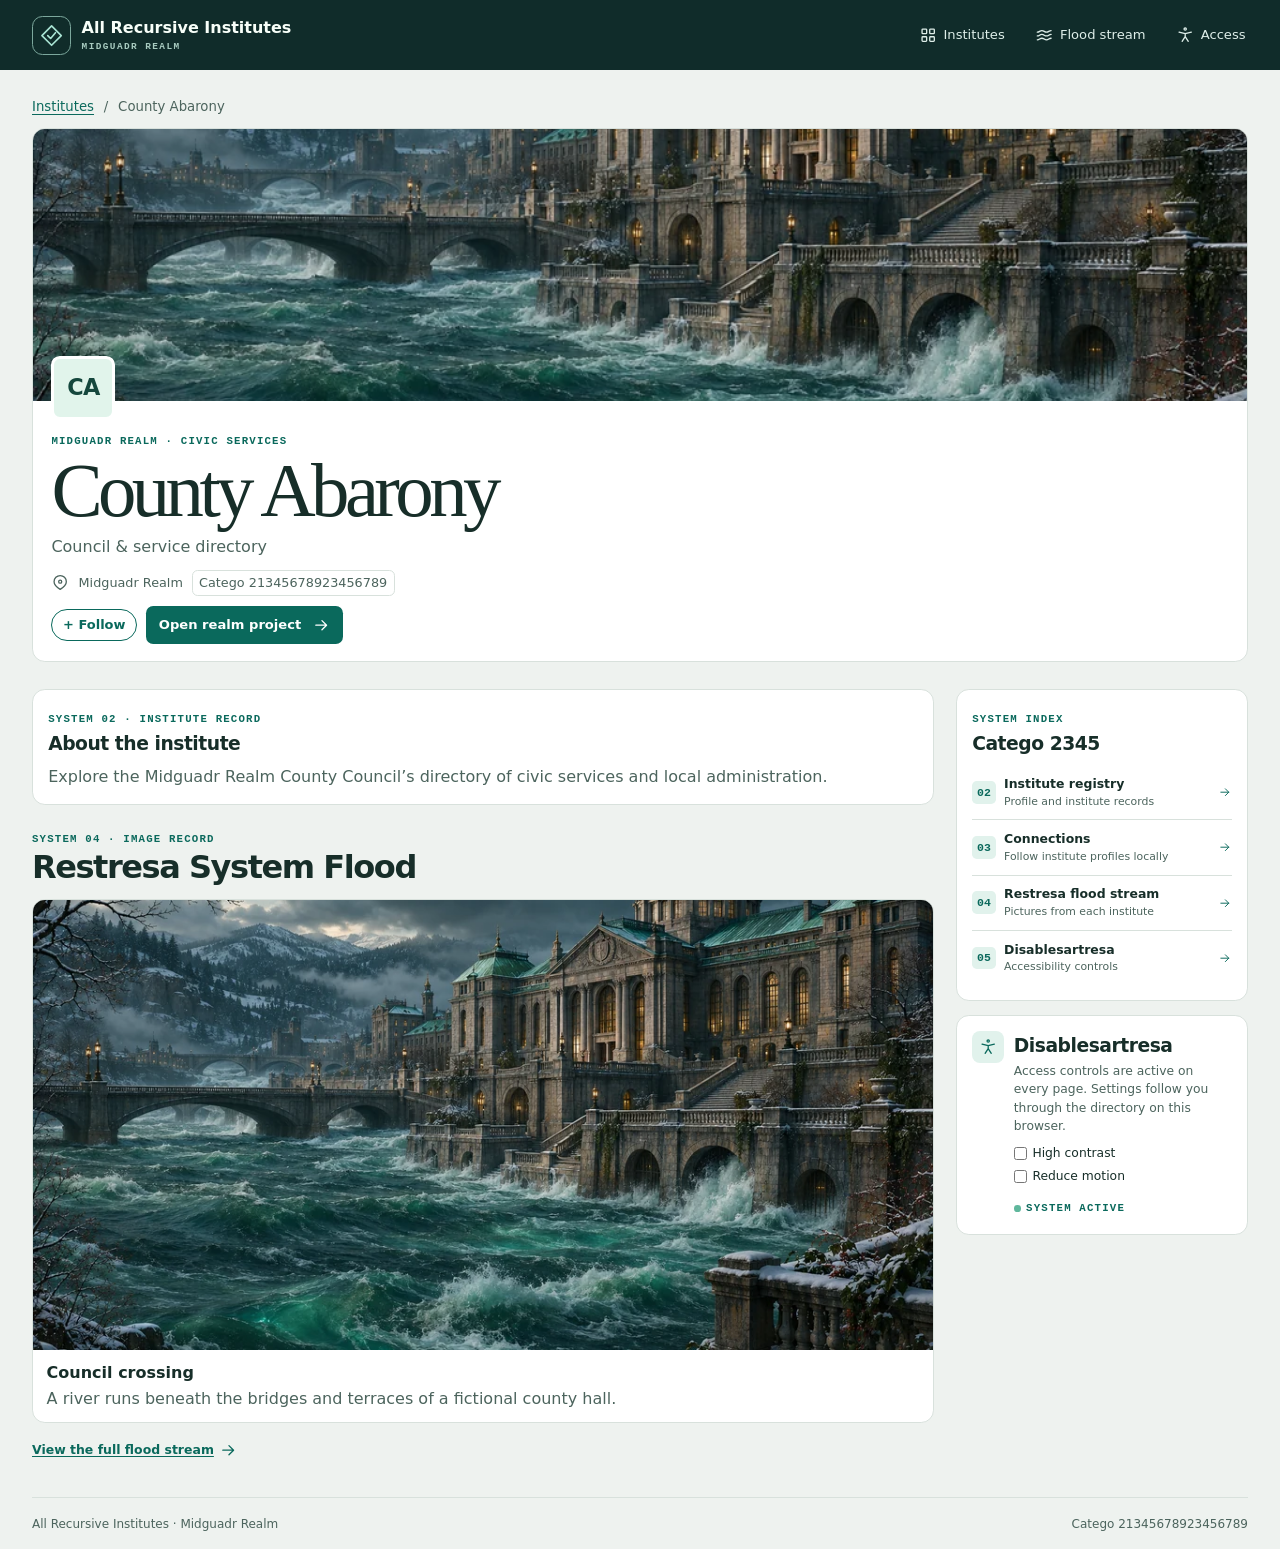
<file: institutes/county.html>
<!doctype html>
<html lang="en"><head><meta charset="utf-8"><meta name="viewport" content="width=device-width,initial-scale=1">
<meta name="theme-color" content="#102c2a"><title>County Abarony · All Recursive Institutes</title>
<meta name="description" content="The All Recursive Institutes directory for Midguadr Realm, Catego 21345678923456789.">
<link rel="stylesheet" href="../assets/site.css"><script src="../assets/site.js" defer></script></head>
<body><a class="skip" href="#main">Skip to content</a>
<header class="top"><div class="wrap top-inner">
<a class="brand" href="../index.html"><span class="brand-mark"><svg aria-hidden="true" viewBox="0 0 24 24" fill="none" stroke="currentColor" stroke-width="1.7" stroke-linecap="round" stroke-linejoin="round"><path d="M12 2 22 12 12 22 2 12Z"/><path d="m8 12 3 3 5-6"/></svg></span><span>All Recursive <b>Institutes</b><small>MIDGUADR REALM</small></span></a>
<nav aria-label="Main"><a href="../index.html#institutes"><svg aria-hidden="true" viewBox="0 0 24 24" fill="none" stroke="currentColor" stroke-width="1.7" stroke-linecap="round" stroke-linejoin="round"><rect x="4" y="4" width="6" height="6" rx="1"/><rect x="14" y="4" width="6" height="6" rx="1"/><rect x="4" y="14" width="6" height="6" rx="1"/><rect x="14" y="14" width="6" height="6" rx="1"/></svg><span>Institutes</span></a><a href="../index.html#flood"><svg aria-hidden="true" viewBox="0 0 24 24" fill="none" stroke="currentColor" stroke-width="1.7" stroke-linecap="round" stroke-linejoin="round"><path d="M3 8c3 0 3-2 6-2s3 2 6 2 3-2 6-2M3 13c3 0 3-2 6-2s3 2 6 2 3-2 6-2M3 18c3 0 3-2 6-2s3 2 6 2 3-2 6-2"/></svg><span>Flood stream</span></a><a href="#access"><svg aria-hidden="true" viewBox="0 0 24 24" fill="none" stroke="currentColor" stroke-width="1.7" stroke-linecap="round" stroke-linejoin="round"><circle cx="12" cy="4" r="1.5"/><path d="m4 8 8 2 8-2m-8 2v4m0 0-4 6m4-6 4 6"/></svg><span>Access</span></a></nav>
</div></header><main class="wrap main" id="main" tabindex="-1"><nav aria-label="Breadcrumb" class="crumb"><a href="../index.html#institutes">Institutes</a> <span aria-hidden="true">/</span> County Abarony</nav>
<section class="profile" aria-labelledby="profile-title"><div class="profile-cover"><img src="../assets/county.webp" alt="" width="960" height="640"><span class="avatar">CA</span></div>
<div class="profile-info"><span class="kicker">MIDGUADR REALM · Civic services</span><h1 id="profile-title">County Abarony</h1><p>Council &amp; service directory</p>
<div class="profile-meta"><svg aria-hidden="true" viewBox="0 0 24 24" fill="none" stroke="currentColor" stroke-width="1.7" stroke-linecap="round" stroke-linejoin="round"><path d="M20 10c0 5-8 10-8 10S4 15 4 10a8 8 0 1 1 16 0Z"/><circle cx="12" cy="10" r="2"/></svg> Midguadr Realm <span>Catego 21345678923456789</span></div>
<div class="profile-actions" id="connections"><button class="follow" type="button" data-follow="county" data-name="County Abarony" aria-pressed="false" hidden><span aria-hidden="true">+</span> Follow</button><a class="button" href="https://midguadr-county-abarony.necurookami2026.chatgpt.site">Open realm project <svg aria-hidden="true" viewBox="0 0 24 24" fill="none" stroke="currentColor" stroke-width="1.7" stroke-linecap="round" stroke-linejoin="round"><path d="M5 12h14m-6-6 6 6-6 6"/></svg></a></div></div></section>
<div class="columns"><div class="primary"><section class="panel about" id="about"><span class="kicker">SYSTEM 02 · INSTITUTE RECORD</span><h2>About the institute</h2><p>Explore the Midguadr Realm County Council’s directory of civic services and local administration.</p></section>
<section id="flood" class="profile-flood" aria-labelledby="profile-flood-title"><div class="section-head"><div><span class="kicker">SYSTEM 04 · IMAGE RECORD</span><h2 id="profile-flood-title">Restresa System Flood</h2></div></div>
<figure class="post"><a href="../assets/county.webp"><img src="../assets/county.webp" alt="A river runs beneath the bridges and terraces of a fictional county hall." width="960" height="640"></a><figcaption><strong>Council crossing</strong><span>A river runs beneath the bridges and terraces of a fictional county hall.</span></figcaption></figure>
<a class="back-stream" href="../index.html#flood">View the full flood stream <svg aria-hidden="true" viewBox="0 0 24 24" fill="none" stroke="currentColor" stroke-width="1.7" stroke-linecap="round" stroke-linejoin="round"><path d="M5 12h14m-6-6 6 6-6 6"/></svg></a></section></div><aside class="sidebar"><section class="panel systems"><span class="kicker">SYSTEM INDEX</span><h2>Catego 2345</h2><ul><li><a href="#about"><b>02</b><span><strong>Institute registry</strong><small>Profile and institute records</small></span><svg aria-hidden="true" viewBox="0 0 24 24" fill="none" stroke="currentColor" stroke-width="1.7" stroke-linecap="round" stroke-linejoin="round"><path d="M5 12h14m-6-6 6 6-6 6"/></svg></a></li><li><a href="#connections"><b>03</b><span><strong>Connections</strong><small>Follow institute profiles locally</small></span><svg aria-hidden="true" viewBox="0 0 24 24" fill="none" stroke="currentColor" stroke-width="1.7" stroke-linecap="round" stroke-linejoin="round"><path d="M5 12h14m-6-6 6 6-6 6"/></svg></a></li><li><a href="#flood"><b>04</b><span><strong>Restresa flood stream</strong><small>Pictures from each institute</small></span><svg aria-hidden="true" viewBox="0 0 24 24" fill="none" stroke="currentColor" stroke-width="1.7" stroke-linecap="round" stroke-linejoin="round"><path d="M5 12h14m-6-6 6 6-6 6"/></svg></a></li><li><a href="#access"><b>05</b><span><strong>Disablesartresa</strong><small>Accessibility controls</small></span><svg aria-hidden="true" viewBox="0 0 24 24" fill="none" stroke="currentColor" stroke-width="1.7" stroke-linecap="round" stroke-linejoin="round"><path d="M5 12h14m-6-6 6 6-6 6"/></svg></a></li></ul></section><section class="panel access" id="access" aria-labelledby="access-title">
<div class="side-icon"><svg aria-hidden="true" viewBox="0 0 24 24" fill="none" stroke="currentColor" stroke-width="1.7" stroke-linecap="round" stroke-linejoin="round"><circle cx="12" cy="4" r="1.5"/><path d="m4 8 8 2 8-2m-8 2v4m0 0-4 6m4-6 4 6"/></svg></div><div><h2 id="access-title">Disablesartresa</h2>
<p>Access controls are active on every page. Settings follow you through the directory on this browser.</p>
<div class="settings" hidden><label><input type="checkbox" data-setting="contrast"> High contrast</label><label><input type="checkbox" data-setting="motion"> Reduce motion</label></div>
<span class="live"><i></i> SYSTEM ACTIVE</span></div></section></aside></div></main>
<footer class="wrap foot"><span>All Recursive Institutes · Midguadr Realm</span><span>Catego 21345678923456789</span></footer></body></html>
</file>
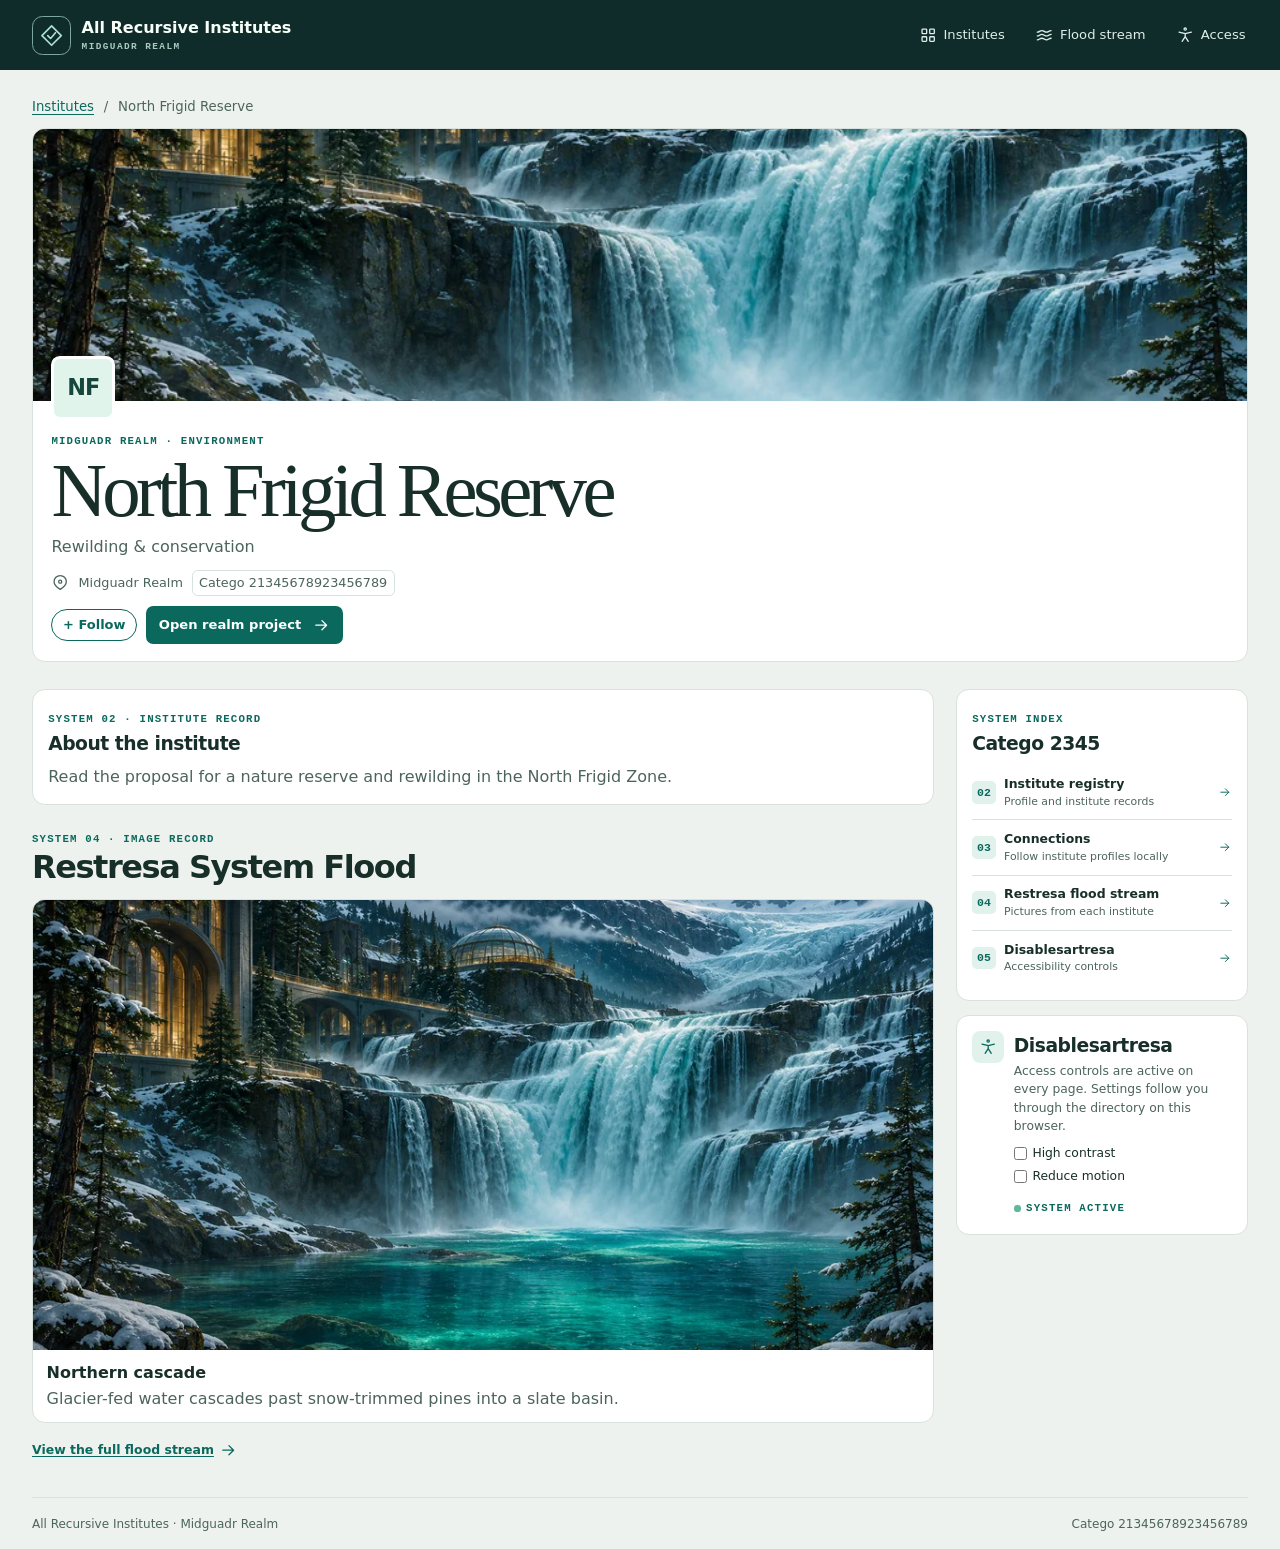
<file: institutes/reserve.html>
<!doctype html>
<html lang="en"><head><meta charset="utf-8"><meta name="viewport" content="width=device-width,initial-scale=1">
<meta name="theme-color" content="#102c2a"><title>North Frigid Reserve · All Recursive Institutes</title>
<meta name="description" content="The All Recursive Institutes directory for Midguadr Realm, Catego 21345678923456789.">
<link rel="stylesheet" href="../assets/site.css"><script src="../assets/site.js" defer></script></head>
<body><a class="skip" href="#main">Skip to content</a>
<header class="top"><div class="wrap top-inner">
<a class="brand" href="../index.html"><span class="brand-mark"><svg aria-hidden="true" viewBox="0 0 24 24" fill="none" stroke="currentColor" stroke-width="1.7" stroke-linecap="round" stroke-linejoin="round"><path d="M12 2 22 12 12 22 2 12Z"/><path d="m8 12 3 3 5-6"/></svg></span><span>All Recursive <b>Institutes</b><small>MIDGUADR REALM</small></span></a>
<nav aria-label="Main"><a href="../index.html#institutes"><svg aria-hidden="true" viewBox="0 0 24 24" fill="none" stroke="currentColor" stroke-width="1.7" stroke-linecap="round" stroke-linejoin="round"><rect x="4" y="4" width="6" height="6" rx="1"/><rect x="14" y="4" width="6" height="6" rx="1"/><rect x="4" y="14" width="6" height="6" rx="1"/><rect x="14" y="14" width="6" height="6" rx="1"/></svg><span>Institutes</span></a><a href="../index.html#flood"><svg aria-hidden="true" viewBox="0 0 24 24" fill="none" stroke="currentColor" stroke-width="1.7" stroke-linecap="round" stroke-linejoin="round"><path d="M3 8c3 0 3-2 6-2s3 2 6 2 3-2 6-2M3 13c3 0 3-2 6-2s3 2 6 2 3-2 6-2M3 18c3 0 3-2 6-2s3 2 6 2 3-2 6-2"/></svg><span>Flood stream</span></a><a href="#access"><svg aria-hidden="true" viewBox="0 0 24 24" fill="none" stroke="currentColor" stroke-width="1.7" stroke-linecap="round" stroke-linejoin="round"><circle cx="12" cy="4" r="1.5"/><path d="m4 8 8 2 8-2m-8 2v4m0 0-4 6m4-6 4 6"/></svg><span>Access</span></a></nav>
</div></header><main class="wrap main" id="main" tabindex="-1"><nav aria-label="Breadcrumb" class="crumb"><a href="../index.html#institutes">Institutes</a> <span aria-hidden="true">/</span> North Frigid Reserve</nav>
<section class="profile" aria-labelledby="profile-title"><div class="profile-cover"><img src="../assets/reserve.webp" alt="" width="960" height="640"><span class="avatar">NF</span></div>
<div class="profile-info"><span class="kicker">MIDGUADR REALM · Environment</span><h1 id="profile-title">North Frigid Reserve</h1><p>Rewilding &amp; conservation</p>
<div class="profile-meta"><svg aria-hidden="true" viewBox="0 0 24 24" fill="none" stroke="currentColor" stroke-width="1.7" stroke-linecap="round" stroke-linejoin="round"><path d="M20 10c0 5-8 10-8 10S4 15 4 10a8 8 0 1 1 16 0Z"/><circle cx="12" cy="10" r="2"/></svg> Midguadr Realm <span>Catego 21345678923456789</span></div>
<div class="profile-actions" id="connections"><button class="follow" type="button" data-follow="reserve" data-name="North Frigid Reserve" aria-pressed="false" hidden><span aria-hidden="true">+</span> Follow</button><a class="button" href="https://midguadr-north-frigid-reserve.necurookami2026.chatgpt.site">Open realm project <svg aria-hidden="true" viewBox="0 0 24 24" fill="none" stroke="currentColor" stroke-width="1.7" stroke-linecap="round" stroke-linejoin="round"><path d="M5 12h14m-6-6 6 6-6 6"/></svg></a></div></div></section>
<div class="columns"><div class="primary"><section class="panel about" id="about"><span class="kicker">SYSTEM 02 · INSTITUTE RECORD</span><h2>About the institute</h2><p>Read the proposal for a nature reserve and rewilding in the North Frigid Zone.</p></section>
<section id="flood" class="profile-flood" aria-labelledby="profile-flood-title"><div class="section-head"><div><span class="kicker">SYSTEM 04 · IMAGE RECORD</span><h2 id="profile-flood-title">Restresa System Flood</h2></div></div>
<figure class="post"><a href="../assets/reserve.webp"><img src="../assets/reserve.webp" alt="Glacier-fed water cascades past snow-trimmed pines into a slate basin." width="960" height="640"></a><figcaption><strong>Northern cascade</strong><span>Glacier-fed water cascades past snow-trimmed pines into a slate basin.</span></figcaption></figure>
<a class="back-stream" href="../index.html#flood">View the full flood stream <svg aria-hidden="true" viewBox="0 0 24 24" fill="none" stroke="currentColor" stroke-width="1.7" stroke-linecap="round" stroke-linejoin="round"><path d="M5 12h14m-6-6 6 6-6 6"/></svg></a></section></div><aside class="sidebar"><section class="panel systems"><span class="kicker">SYSTEM INDEX</span><h2>Catego 2345</h2><ul><li><a href="#about"><b>02</b><span><strong>Institute registry</strong><small>Profile and institute records</small></span><svg aria-hidden="true" viewBox="0 0 24 24" fill="none" stroke="currentColor" stroke-width="1.7" stroke-linecap="round" stroke-linejoin="round"><path d="M5 12h14m-6-6 6 6-6 6"/></svg></a></li><li><a href="#connections"><b>03</b><span><strong>Connections</strong><small>Follow institute profiles locally</small></span><svg aria-hidden="true" viewBox="0 0 24 24" fill="none" stroke="currentColor" stroke-width="1.7" stroke-linecap="round" stroke-linejoin="round"><path d="M5 12h14m-6-6 6 6-6 6"/></svg></a></li><li><a href="#flood"><b>04</b><span><strong>Restresa flood stream</strong><small>Pictures from each institute</small></span><svg aria-hidden="true" viewBox="0 0 24 24" fill="none" stroke="currentColor" stroke-width="1.7" stroke-linecap="round" stroke-linejoin="round"><path d="M5 12h14m-6-6 6 6-6 6"/></svg></a></li><li><a href="#access"><b>05</b><span><strong>Disablesartresa</strong><small>Accessibility controls</small></span><svg aria-hidden="true" viewBox="0 0 24 24" fill="none" stroke="currentColor" stroke-width="1.7" stroke-linecap="round" stroke-linejoin="round"><path d="M5 12h14m-6-6 6 6-6 6"/></svg></a></li></ul></section><section class="panel access" id="access" aria-labelledby="access-title">
<div class="side-icon"><svg aria-hidden="true" viewBox="0 0 24 24" fill="none" stroke="currentColor" stroke-width="1.7" stroke-linecap="round" stroke-linejoin="round"><circle cx="12" cy="4" r="1.5"/><path d="m4 8 8 2 8-2m-8 2v4m0 0-4 6m4-6 4 6"/></svg></div><div><h2 id="access-title">Disablesartresa</h2>
<p>Access controls are active on every page. Settings follow you through the directory on this browser.</p>
<div class="settings" hidden><label><input type="checkbox" data-setting="contrast"> High contrast</label><label><input type="checkbox" data-setting="motion"> Reduce motion</label></div>
<span class="live"><i></i> SYSTEM ACTIVE</span></div></section></aside></div></main>
<footer class="wrap foot"><span>All Recursive Institutes · Midguadr Realm</span><span>Catego 21345678923456789</span></footer></body></html>
</file>
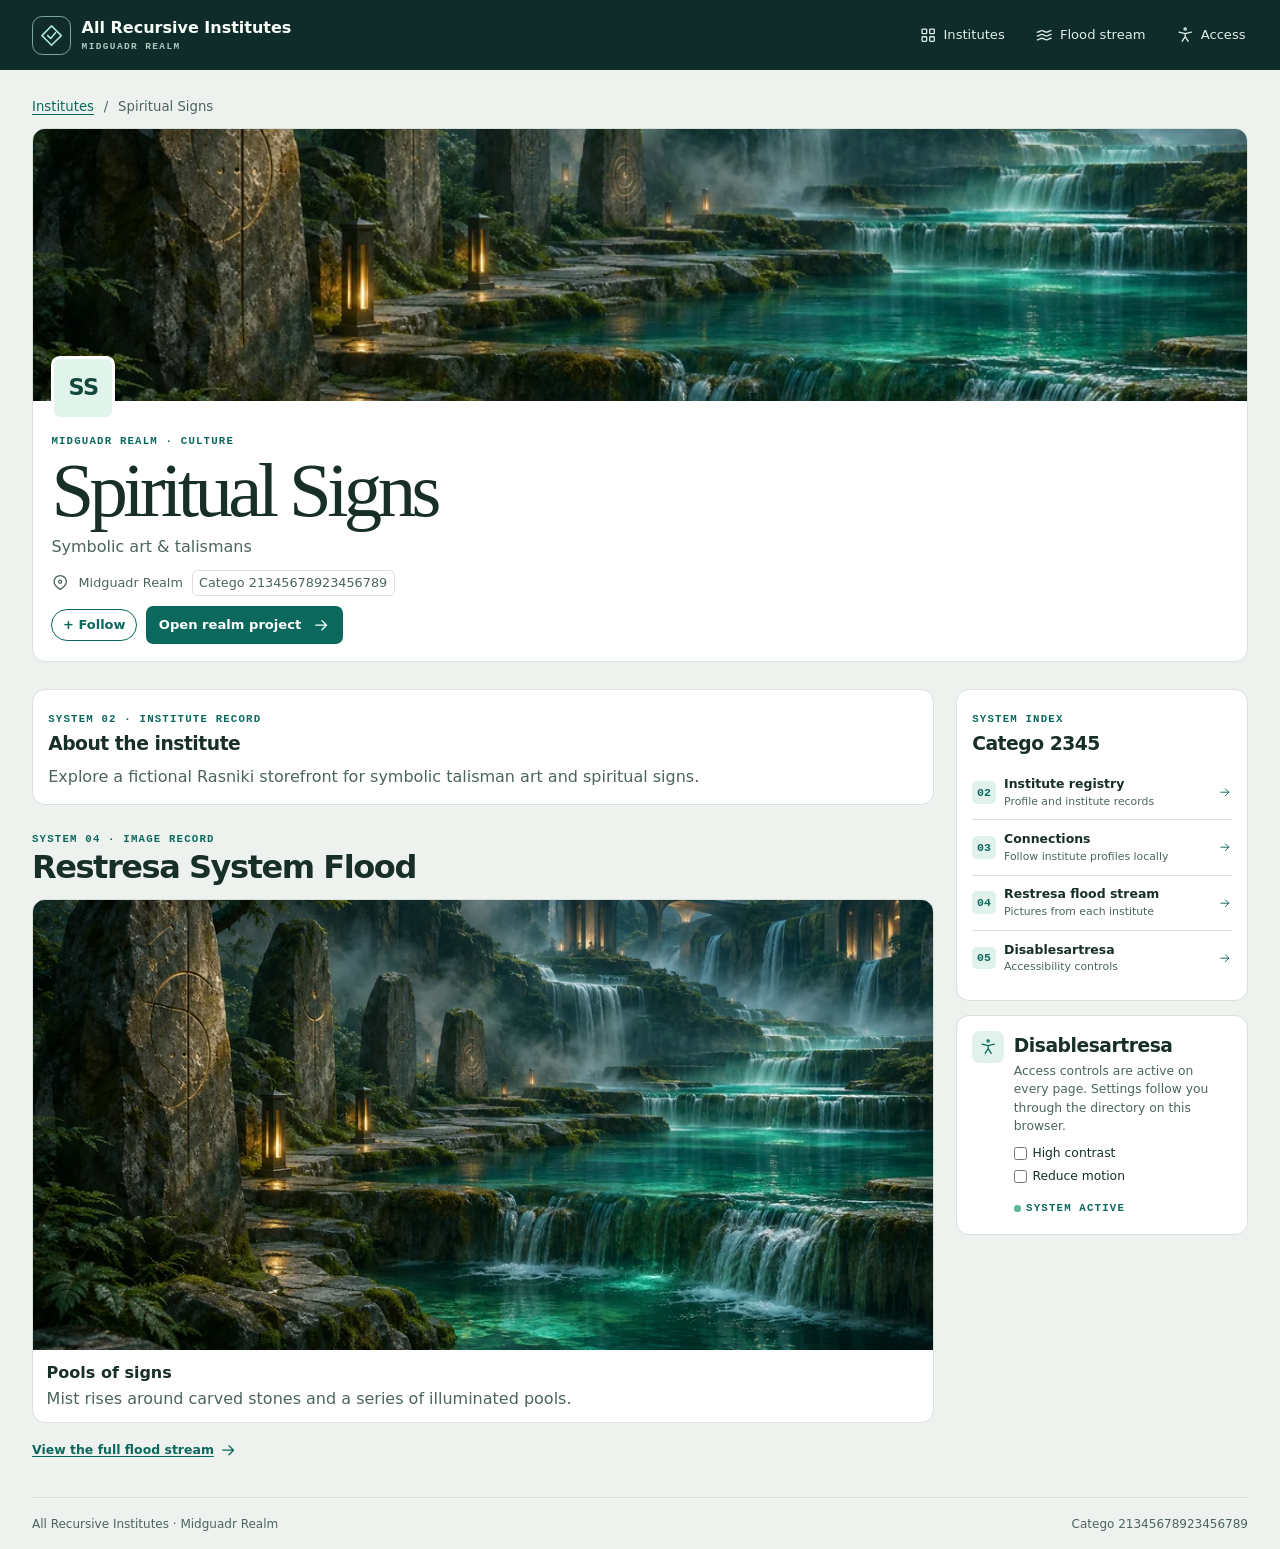
<file: institutes/signs.html>
<!doctype html>
<html lang="en"><head><meta charset="utf-8"><meta name="viewport" content="width=device-width,initial-scale=1">
<meta name="theme-color" content="#102c2a"><title>Spiritual Signs · All Recursive Institutes</title>
<meta name="description" content="The All Recursive Institutes directory for Midguadr Realm, Catego 21345678923456789.">
<link rel="stylesheet" href="../assets/site.css"><script src="../assets/site.js" defer></script></head>
<body><a class="skip" href="#main">Skip to content</a>
<header class="top"><div class="wrap top-inner">
<a class="brand" href="../index.html"><span class="brand-mark"><svg aria-hidden="true" viewBox="0 0 24 24" fill="none" stroke="currentColor" stroke-width="1.7" stroke-linecap="round" stroke-linejoin="round"><path d="M12 2 22 12 12 22 2 12Z"/><path d="m8 12 3 3 5-6"/></svg></span><span>All Recursive <b>Institutes</b><small>MIDGUADR REALM</small></span></a>
<nav aria-label="Main"><a href="../index.html#institutes"><svg aria-hidden="true" viewBox="0 0 24 24" fill="none" stroke="currentColor" stroke-width="1.7" stroke-linecap="round" stroke-linejoin="round"><rect x="4" y="4" width="6" height="6" rx="1"/><rect x="14" y="4" width="6" height="6" rx="1"/><rect x="4" y="14" width="6" height="6" rx="1"/><rect x="14" y="14" width="6" height="6" rx="1"/></svg><span>Institutes</span></a><a href="../index.html#flood"><svg aria-hidden="true" viewBox="0 0 24 24" fill="none" stroke="currentColor" stroke-width="1.7" stroke-linecap="round" stroke-linejoin="round"><path d="M3 8c3 0 3-2 6-2s3 2 6 2 3-2 6-2M3 13c3 0 3-2 6-2s3 2 6 2 3-2 6-2M3 18c3 0 3-2 6-2s3 2 6 2 3-2 6-2"/></svg><span>Flood stream</span></a><a href="#access"><svg aria-hidden="true" viewBox="0 0 24 24" fill="none" stroke="currentColor" stroke-width="1.7" stroke-linecap="round" stroke-linejoin="round"><circle cx="12" cy="4" r="1.5"/><path d="m4 8 8 2 8-2m-8 2v4m0 0-4 6m4-6 4 6"/></svg><span>Access</span></a></nav>
</div></header><main class="wrap main" id="main" tabindex="-1"><nav aria-label="Breadcrumb" class="crumb"><a href="../index.html#institutes">Institutes</a> <span aria-hidden="true">/</span> Spiritual Signs</nav>
<section class="profile" aria-labelledby="profile-title"><div class="profile-cover"><img src="../assets/signs.webp" alt="" width="960" height="640"><span class="avatar">SS</span></div>
<div class="profile-info"><span class="kicker">MIDGUADR REALM · Culture</span><h1 id="profile-title">Spiritual Signs</h1><p>Symbolic art &amp; talismans</p>
<div class="profile-meta"><svg aria-hidden="true" viewBox="0 0 24 24" fill="none" stroke="currentColor" stroke-width="1.7" stroke-linecap="round" stroke-linejoin="round"><path d="M20 10c0 5-8 10-8 10S4 15 4 10a8 8 0 1 1 16 0Z"/><circle cx="12" cy="10" r="2"/></svg> Midguadr Realm <span>Catego 21345678923456789</span></div>
<div class="profile-actions" id="connections"><button class="follow" type="button" data-follow="signs" data-name="Spiritual Signs" aria-pressed="false" hidden><span aria-hidden="true">+</span> Follow</button><a class="button" href="https://midguadr-talisman-signs.necurookami2026.chatgpt.site">Open realm project <svg aria-hidden="true" viewBox="0 0 24 24" fill="none" stroke="currentColor" stroke-width="1.7" stroke-linecap="round" stroke-linejoin="round"><path d="M5 12h14m-6-6 6 6-6 6"/></svg></a></div></div></section>
<div class="columns"><div class="primary"><section class="panel about" id="about"><span class="kicker">SYSTEM 02 · INSTITUTE RECORD</span><h2>About the institute</h2><p>Explore a fictional Rasniki storefront for symbolic talisman art and spiritual signs.</p></section>
<section id="flood" class="profile-flood" aria-labelledby="profile-flood-title"><div class="section-head"><div><span class="kicker">SYSTEM 04 · IMAGE RECORD</span><h2 id="profile-flood-title">Restresa System Flood</h2></div></div>
<figure class="post"><a href="../assets/signs.webp"><img src="../assets/signs.webp" alt="Mist rises around carved stones and a series of illuminated pools." width="960" height="640"></a><figcaption><strong>Pools of signs</strong><span>Mist rises around carved stones and a series of illuminated pools.</span></figcaption></figure>
<a class="back-stream" href="../index.html#flood">View the full flood stream <svg aria-hidden="true" viewBox="0 0 24 24" fill="none" stroke="currentColor" stroke-width="1.7" stroke-linecap="round" stroke-linejoin="round"><path d="M5 12h14m-6-6 6 6-6 6"/></svg></a></section></div><aside class="sidebar"><section class="panel systems"><span class="kicker">SYSTEM INDEX</span><h2>Catego 2345</h2><ul><li><a href="#about"><b>02</b><span><strong>Institute registry</strong><small>Profile and institute records</small></span><svg aria-hidden="true" viewBox="0 0 24 24" fill="none" stroke="currentColor" stroke-width="1.7" stroke-linecap="round" stroke-linejoin="round"><path d="M5 12h14m-6-6 6 6-6 6"/></svg></a></li><li><a href="#connections"><b>03</b><span><strong>Connections</strong><small>Follow institute profiles locally</small></span><svg aria-hidden="true" viewBox="0 0 24 24" fill="none" stroke="currentColor" stroke-width="1.7" stroke-linecap="round" stroke-linejoin="round"><path d="M5 12h14m-6-6 6 6-6 6"/></svg></a></li><li><a href="#flood"><b>04</b><span><strong>Restresa flood stream</strong><small>Pictures from each institute</small></span><svg aria-hidden="true" viewBox="0 0 24 24" fill="none" stroke="currentColor" stroke-width="1.7" stroke-linecap="round" stroke-linejoin="round"><path d="M5 12h14m-6-6 6 6-6 6"/></svg></a></li><li><a href="#access"><b>05</b><span><strong>Disablesartresa</strong><small>Accessibility controls</small></span><svg aria-hidden="true" viewBox="0 0 24 24" fill="none" stroke="currentColor" stroke-width="1.7" stroke-linecap="round" stroke-linejoin="round"><path d="M5 12h14m-6-6 6 6-6 6"/></svg></a></li></ul></section><section class="panel access" id="access" aria-labelledby="access-title">
<div class="side-icon"><svg aria-hidden="true" viewBox="0 0 24 24" fill="none" stroke="currentColor" stroke-width="1.7" stroke-linecap="round" stroke-linejoin="round"><circle cx="12" cy="4" r="1.5"/><path d="m4 8 8 2 8-2m-8 2v4m0 0-4 6m4-6 4 6"/></svg></div><div><h2 id="access-title">Disablesartresa</h2>
<p>Access controls are active on every page. Settings follow you through the directory on this browser.</p>
<div class="settings" hidden><label><input type="checkbox" data-setting="contrast"> High contrast</label><label><input type="checkbox" data-setting="motion"> Reduce motion</label></div>
<span class="live"><i></i> SYSTEM ACTIVE</span></div></section></aside></div></main>
<footer class="wrap foot"><span>All Recursive Institutes · Midguadr Realm</span><span>Catego 21345678923456789</span></footer></body></html>
</file>
<file: assets/site.css>
:root {
  color-scheme: light;
  --bg: #eef2ef; --paper: #fff; --ink: #172e29; --muted: #4c645d;
  --edge: #d8e1dc; --teal: #0a695c; --tint: #e1f2ec; --gold: #e2b66d;
  font: 16px/1.5 system-ui, sans-serif;
}
*, *::before, *::after { box-sizing: border-box; }
html { scroll-padding-top: 1.25rem; }
body { margin: 0; color: var(--ink); background: var(--bg); }
a { color: var(--teal); text-underline-offset: .2em; }
button, select, input { font: inherit; }
button, select { cursor: pointer; }
button, input, select { color: inherit; }
a:focus-visible, button:focus-visible, input:focus-visible, select:focus-visible { outline: 3px solid var(--teal); outline-offset: 3px; }
[hidden] { display: none !important; }
h1, h2, h3, p, figure { margin: 0; }
img { display: block; width: 100%; object-fit: cover; }
svg { width: 1.15rem; height: 1.15rem; flex: 0 0 auto; }
.wrap { width: min(100% - 3rem, 76rem); margin-inline: auto; }
.sr, .skip:not(:focus) { position: absolute; width: 1px; height: 1px; padding: 0; overflow: hidden; clip-path: inset(50%); white-space: nowrap; }
.skip:focus { position: absolute; top: .6rem; left: .6rem; z-index: 2; padding: .5rem 1rem; color: var(--ink); background: var(--paper); }
.top { background: #102c2a; color: #f8fff9; }
.top-inner { display: flex; justify-content: space-between; align-items: center; min-height: 4.4rem; gap: .8rem; }
.brand { display: flex; align-items: center; gap: .65rem; font-weight: 650; color: inherit; text-decoration: none; line-height: 1.1; }
.brand b { font-weight: inherit; }
.brand small { display: block; color: #a8cbc0; margin-top: .35rem; font: 700 .59rem/1 ui-monospace, monospace; letter-spacing: .15em; }
.brand-mark { width: 2.45rem; height: 2.45rem; display: grid; place-items: center; border: 1px solid #7ca89d; border-radius: .65rem; color: #a9e4d4; }
.brand-mark svg { width: 1.45rem; height: 1.45rem; }
.top nav { display: flex; align-items: center; gap: clamp(.5rem, 2vw, 1.8rem); }
.top nav a { display: flex; align-items: center; gap: .4rem; font-size: .82rem; color: #deeee9; text-decoration: none; padding: .4rem .15rem; }
.top nav a:hover { color: #fff; text-decoration: underline; }
.top a:focus-visible, .hero a:focus-visible { outline-color: #d7ffef; }
.main { padding-top: 1.65rem; }
.hero { min-height: 21rem; background: #103430; color: #fff; position: relative; isolation: isolate; overflow: hidden; border-radius: 1rem; display: flex; align-items: center; }
.hero img, .hero::after { position: absolute; inset: 0; width: 100%; height: 100%; z-index: -2; object-position: center 52%; }
.hero::after { content: ""; z-index: -1; background: linear-gradient(90deg,#091f1e 0%,rgba(9,31,30,.94) 25%,rgba(9,31,30,.59) 58%,rgba(9,31,30,.1) 100%); }
.hero-copy { padding: 2.5rem clamp(1.35rem,5vw,4.35rem); }
.kicker, .hero-index, .live { font: 750 .67rem/1.5 ui-monospace, monospace; letter-spacing: .11em; text-transform: uppercase; color: var(--teal); }
.hero .kicker { color: #b1e8d6; display: flex; align-items: center; gap: .5rem; }
.hero .kicker span, .live i { width: .42rem; height: .42rem; border-radius: 50%; display: inline-block; background: #5fb79c; }
.hero h1, .profile h1 { font: 500 clamp(2.85rem,6.5vw,5.8rem)/.94 Georgia, serif; letter-spacing: -.06em; margin: .65rem 0 .9rem; }
.hero-copy > p:not(.kicker) { max-width: 31rem; color: #e1eeea; font-size: clamp(.9rem,1.5vw,1rem); }
.hero-action, .button { display: inline-flex; gap: .65rem; align-items: center; justify-content: center; text-decoration: none; border-radius: .45rem; font-weight: 730; padding: .55rem .8rem; }
.hero-action { color: #102c2a; background: #c5eadb; margin-top: 1.2rem; }
.hero-action:hover { background: #e1fff2; }
.hero-index { position: absolute; right: 1.25rem; bottom: 1rem; color: #f4fff8; background: #102c2a; padding: .35rem .6rem; border: 1px solid #96b7ad; border-radius: .3rem; }
.columns { display: grid; grid-template-columns: minmax(0, 1fr) 18.25rem; align-items: start; gap: 1.35rem; margin-top: 1.7rem; }
.primary { min-width: 0; }
.section-head { display: flex; gap: .5rem; align-items: end; justify-content: space-between; margin-bottom: .8rem; }
.section-head h2 { font-size: clamp(1.55rem, 3vw, 2rem); letter-spacing: -.045em; line-height: 1.14; }
#count { font-size: .78rem; color: var(--muted); }
.filters { display: flex; flex-wrap: wrap; gap: .5rem; margin-bottom: .8rem; }
.filters .search { display: flex; align-items: center; gap: .45rem; flex: 1 1 12rem; padding-inline: .65rem; }
.filters .search, .filters select, .filters button { background: var(--paper); border: 1px solid var(--edge); border-radius: .45rem; min-height: 2.6rem; }
.search svg { color: var(--teal); }
.search input { width: 100%; min-width: 0; border: 0; background: none; padding: .36rem 0; }
.filters select, .filters button { padding: .4rem .65rem; }
.filters button[aria-pressed="true"] { color: var(--teal); background: var(--tint); border-color: var(--teal); }
.cards { display: grid; grid-template-columns: repeat(2,minmax(0,1fr)); gap: .9rem; }
.card, .panel, .profile, .post { background: var(--paper); border: 1px solid var(--edge); border-radius: .8rem; }
.card { overflow: hidden; min-width: 0; }
.card-image, .profile-cover { position: relative; background: #254d47; }
.card-image img { height: 6.25rem; object-position: center 54%; }
.avatar, .mini-avatar { display: grid; place-items: center; font-weight: 800; letter-spacing: -.035em; color: #15473d; background: #e1f4eb; border-radius: .55rem; }
.avatar { width: 2.85rem; height: 2.85rem; position: absolute; bottom: -1rem; left: .8rem; border: 3px solid var(--paper); }
.card-body { padding: 1.4rem .8rem .75rem; }
.card-body h3 { font-size: 1.15rem; line-height: 1.18; margin: .1rem 0; letter-spacing: -.03em; }
.card-body h3 a, .post-head a { text-decoration: none; color: var(--ink); }
.card-body h3 a:hover, .post-head a:hover { text-decoration: underline; }
.card-body p { color: var(--muted); font-size: .82rem; }
.card-actions { display: flex; flex-wrap: wrap; gap: .55rem; align-items: center; justify-content: space-between; margin-top: .65rem; }
.card-actions a, .back-stream { display: inline-flex; gap: .3rem; align-items: center; font-weight: 700; font-size: .78rem; }
.follow { border: 1px solid var(--teal); background: var(--paper); color: var(--teal); border-radius: 2rem; padding: .33rem .67rem; font-weight: 750; font-size: .81rem; }
.follow:hover, .follow[aria-pressed="true"] { background: var(--tint); }
.empty { background: var(--paper); border-radius: .7rem; padding: 1.1rem; color: var(--muted); }
.sidebar { display: grid; gap: .85rem; }
.panel { padding: .95rem; }
.panel h2 { font-size: 1.17rem; line-height: 1.23; margin: .15rem 0 .65rem; letter-spacing: -.025em; }
.systems ul { list-style: none; margin: 0; padding: 0; }
.systems li + li { border-top: 1px solid var(--edge); }
.systems li a { display: flex; align-items: center; gap: .53rem; color: var(--ink); padding: .6rem 0; text-decoration: none; }
.systems li a:hover strong { text-decoration: underline; }
.systems li a b { font: 750 .72rem/1 ui-monospace,monospace; color: var(--teal); background: var(--tint); border-radius: .3rem; padding: .35rem .3rem; }
.systems li a span { flex: 1; }
.systems li a strong, .systems li a small { display: block; font-size: .78rem; }
.systems li a small { font-size: .68rem; color: var(--muted); }
.systems li a svg { color: var(--teal); width: .85rem; }
.access { display: flex; gap: .6rem; }
.side-icon { display: grid; place-items: center; width: 2rem; height: 2rem; flex: 0 0 2rem; color: var(--teal); background: var(--tint); border-radius: .5rem; }
.access h2 { margin-bottom: .32rem; }
.access p, .source-note { font-size: .77rem; color: var(--muted); }
.settings { display: grid; gap: .28rem; margin: .55rem 0; font-size: .77rem; }
.settings label { display: flex; align-items: center; gap: .35rem; }
.settings input { margin: 0; accent-color: var(--teal); }
.live { display: inline-flex; align-items: center; gap: .35rem; margin-top: .3rem; }
.source-note { padding-inline: .2rem; }
.feed { margin-top: 2.25rem; }
.feed-intro { margin: -.15rem 0 .85rem; color: var(--muted); }
.post { overflow: hidden; margin-bottom: .85rem; }
.post-head { display: flex; gap: .55rem; align-items: center; padding: .72rem .85rem; }
.mini-avatar { width: 2.15rem; height: 2.15rem; font-size: .75rem; }
.post-head small { display: block; font: .58rem/1.5 ui-monospace,monospace; letter-spacing: .08em; color: var(--muted); }
.post-head a { font-weight: 730; }
.post img { width: 100%; height: auto; aspect-ratio: 2 / 1; }
.post figcaption { display: grid; gap: .12rem; padding: .7rem .85rem; }
.post figcaption span, .about p { color: var(--muted); }
.foot { display: flex; flex-wrap: wrap; justify-content: space-between; gap: .4rem; margin-top: 2.25rem; padding-block: 1.05rem; border-top: 1px solid var(--edge); font-size: .75rem; color: var(--muted); }
.crumb { margin-bottom: .7rem; font-size: .83rem; color: var(--muted); }
.crumb span { padding-inline: .35rem; }
.profile { overflow: hidden; }
.profile-cover img { height: clamp(9rem, 24vw, 17rem); }
.profile-cover .avatar { left: 1.15rem; width: 4rem; height: 4rem; font-size: 1.4rem; bottom: -1.2rem; }
.profile-info { padding: 1.65rem 1.15rem 1.1rem; }
.profile h1 { font-size: clamp(2.5rem,6vw,4.8rem); margin: .25rem 0 .5rem; }
.profile-info p, .profile-meta { color: var(--muted); }
.profile-meta, .profile-actions { display: flex; align-items: center; flex-wrap: wrap; gap: .55rem; margin-top: .65rem; }
.profile-meta { font-size: .8rem; }
.profile-meta span { padding: .15rem .4rem; border: 1px solid var(--edge); border-radius: .35rem; }
.profile-actions .button { background: var(--teal); color: var(--paper); font-size: .82rem; }
.profile-flood { margin-top: 1.25rem; }
:root[data-contrast="true"] { --bg:#fff; --paper:#fff; --ink:#000; --muted:#242424; --edge:#404040; --teal:#004f40; --tint:#dbffef; }
:root[data-motion="true"] *, :root[data-motion="true"] *::before, :root[data-motion="true"] *::after { animation: none !important; transition: none !important; scroll-behavior: auto !important; }
@media (max-width: 53rem) { .columns { grid-template-columns: minmax(0,1fr) 15.5rem; } .wrap { width: calc(100% - 2rem); } }
@media (max-width: 43rem) {
  .columns { grid-template-columns: 1fr; }
  .sidebar { grid-row: 1; grid-template-columns: 1fr 1fr; }
  .source-note { display: none; }
  .hero-index { position: static; align-self: end; margin: 0 1.35rem 1.15rem; }
  .hero { flex-direction: column; align-items: start; min-height: auto; }
  .hero-copy { padding-bottom: 1rem; }
}
@media (max-width: 30rem) {
  .top-inner { flex-wrap: wrap; padding-block: .7rem .45rem; }
  .top nav { width: 100%; justify-content: space-between; }
  .cards, .sidebar { grid-template-columns: 1fr; }
  .main { padding-top: .9rem; }
  .hero img { object-position: 64% center; }
  .hero::after { background: linear-gradient(90deg,#091f1ef2,#091f1e75); }
  .post-head small { letter-spacing: 0; }
}
</file>
